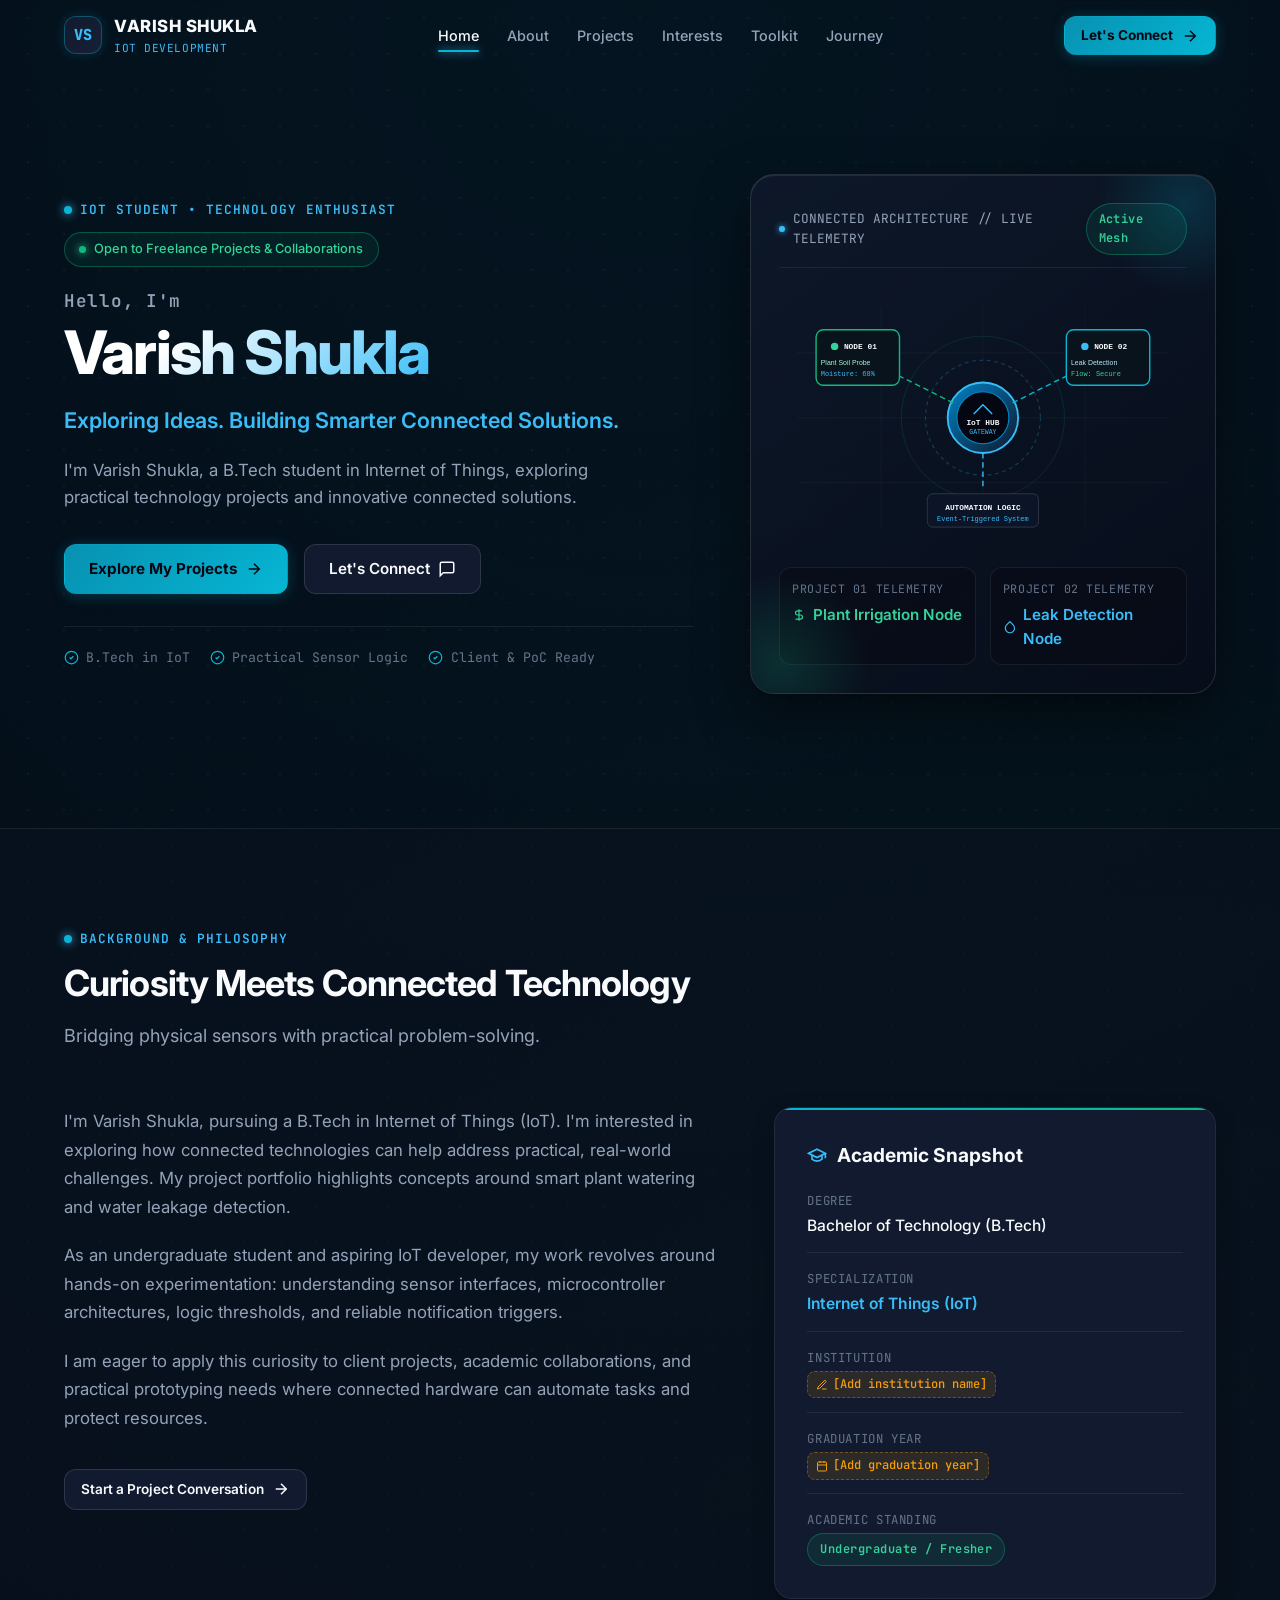
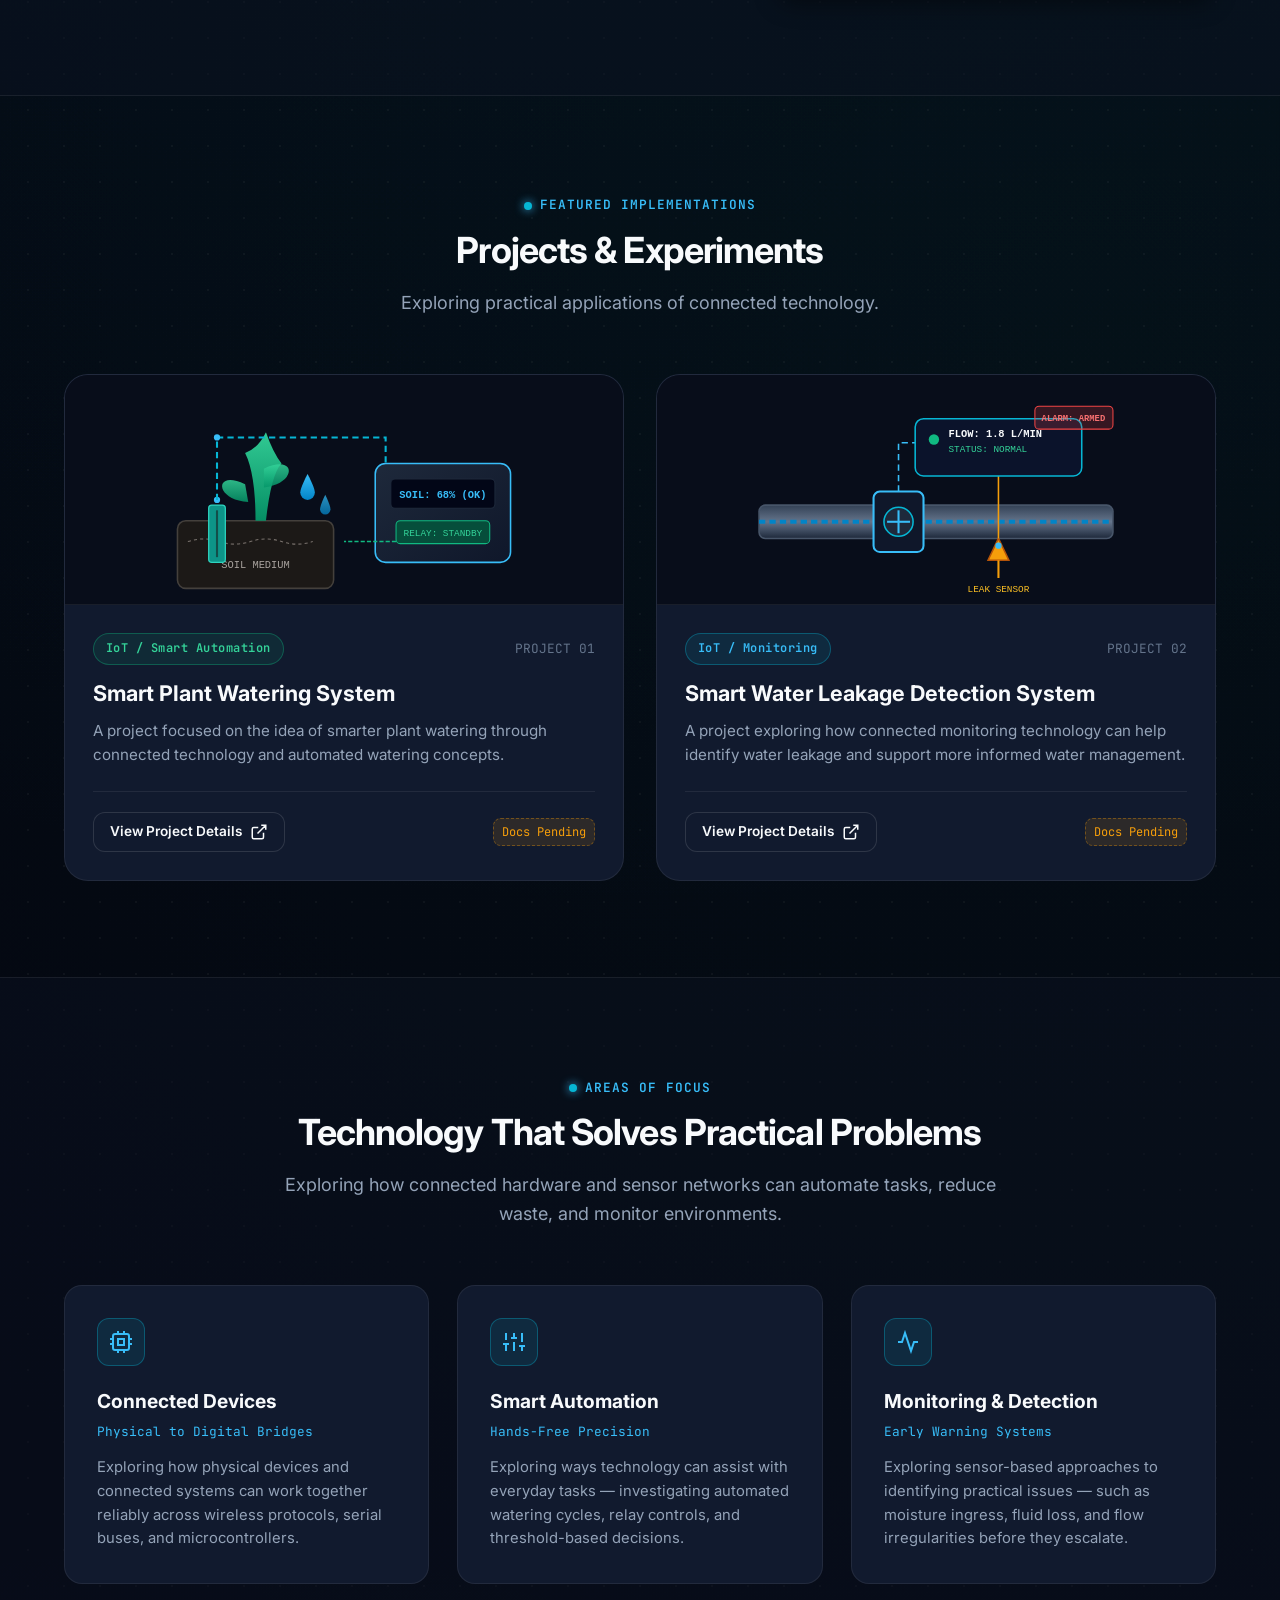
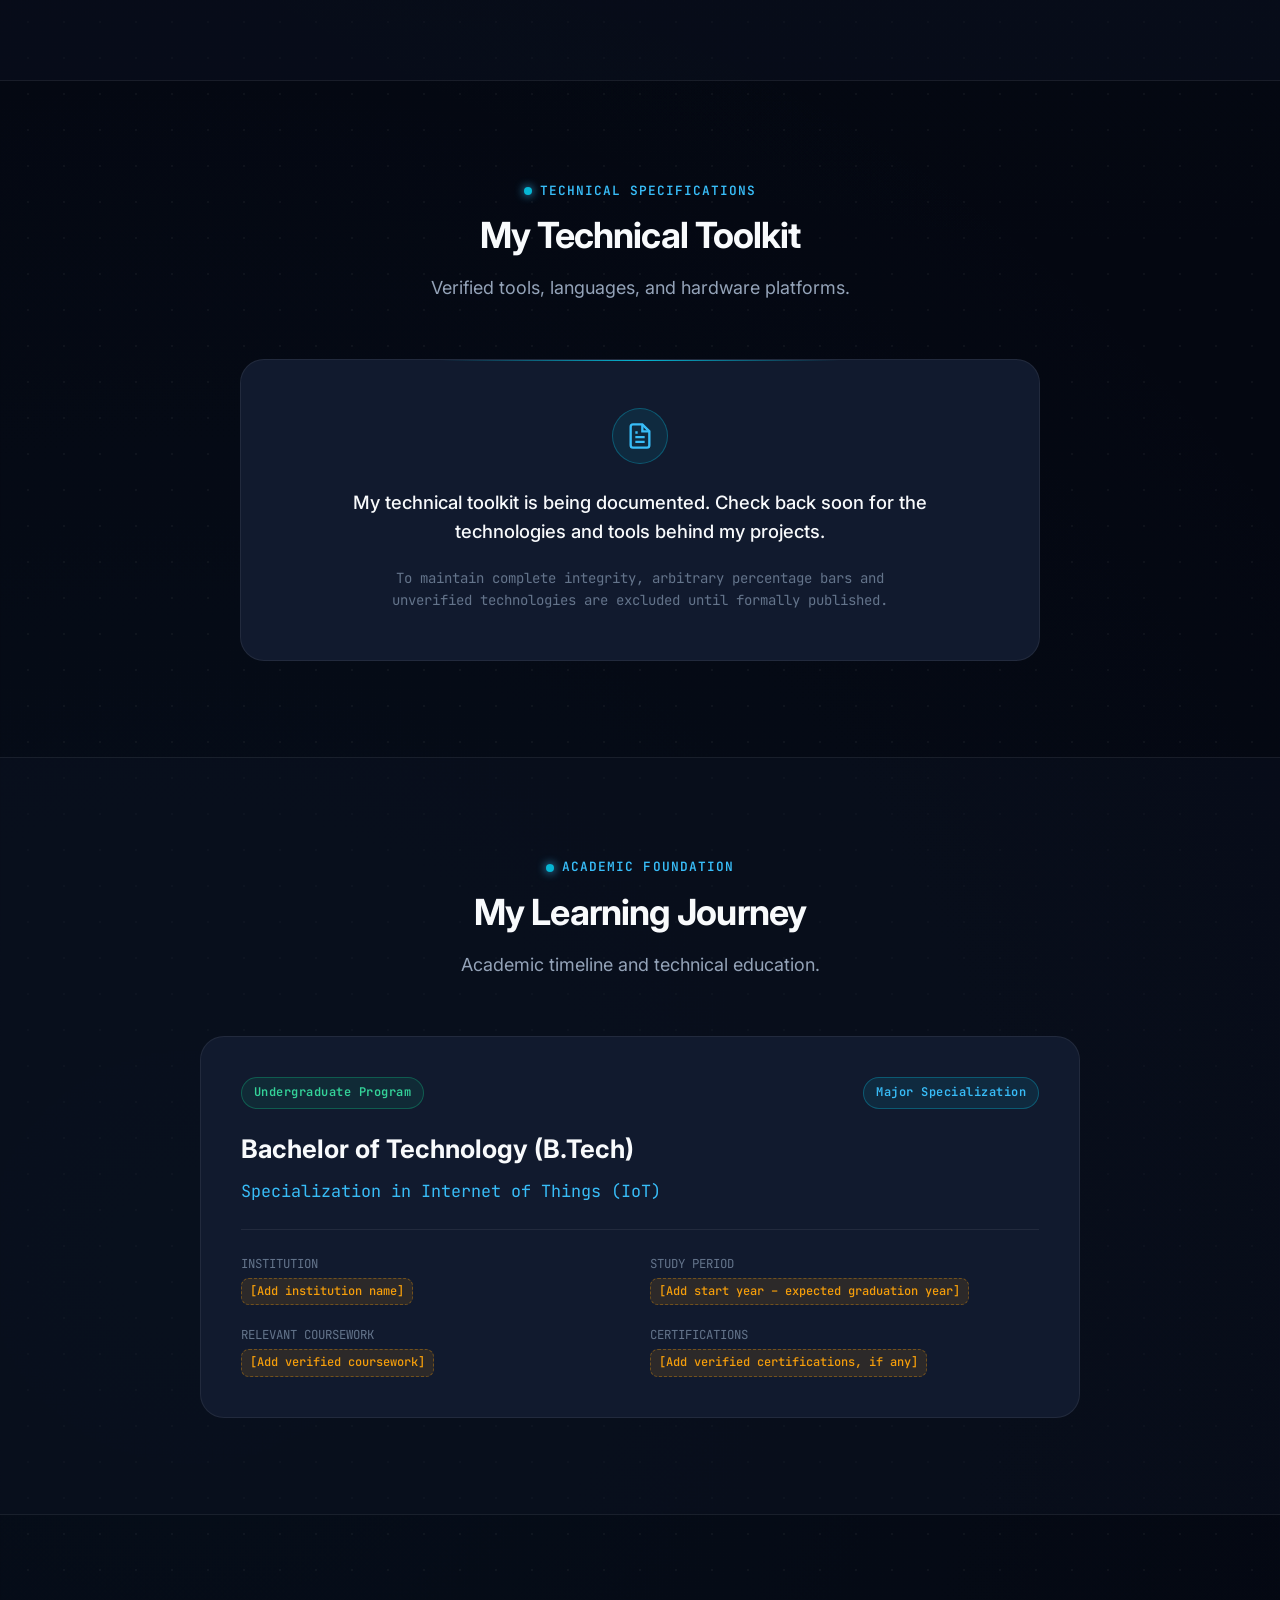
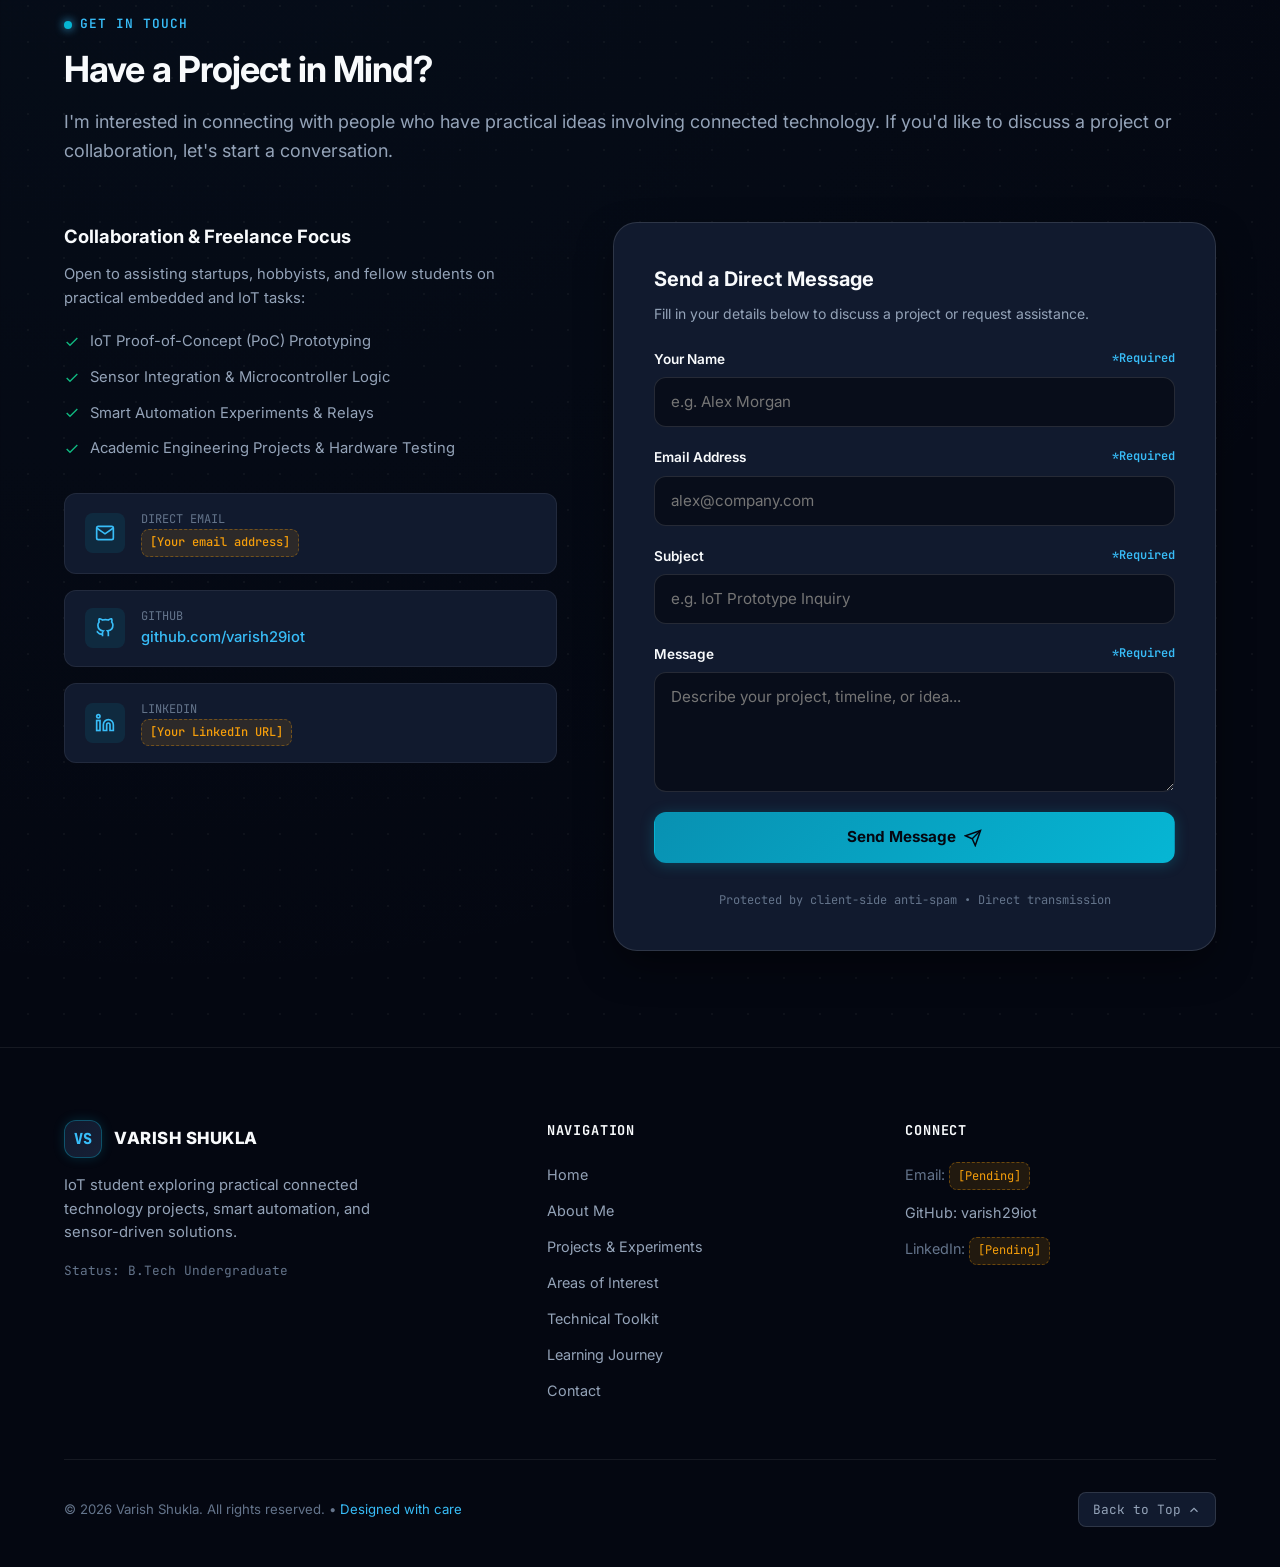
<file: index.html>
<!DOCTYPE html>
<html lang="en">
<head>
  <meta charset="UTF-8">
  <meta name="viewport" content="width=device-width, initial-scale=1.0">
  <meta http-equiv="X-UA-Compatible" content="ie=edge">

  <!-- SEO Primary Meta Tags -->
  <title>Varish Shukla | IoT Student & Project Portfolio</title>
  <meta name="title" content="Varish Shukla | IoT Student & Project Portfolio">
  <meta name="description" content="Explore Varish Shukla's IoT project portfolio, featuring smart plant watering and water leakage detection concepts. B.Tech student in Internet of Things.">
  <meta name="keywords" content="Varish Shukla, IoT, Internet of Things, Smart Plant Watering, Water Leakage Detection, IoT Student, Connected Devices, Sensors, Embedded Systems">
  <meta name="author" content="Varish Shukla">
  <meta name="theme-color" content="#070B16">

  <!-- Open Graph / Facebook / LinkedIn -->
  <meta property="og:type" content="website">
  <meta property="og:url" content="https://varishshukla.com/">
  <meta property="og:title" content="Varish Shukla | IoT Student & Project Portfolio">
  <meta property="og:description" content="Explore Varish Shukla's IoT project portfolio, featuring smart plant watering and water leakage detection concepts.">
  <meta property="og:image" content="favicon.svg">

  <!-- Twitter Card -->
  <meta property="twitter:card" content="summary_large_image">
  <meta property="twitter:title" content="Varish Shukla | IoT Student & Project Portfolio">
  <meta property="twitter:description" content="Explore Varish Shukla's IoT project portfolio, featuring smart plant watering and water leakage detection concepts.">
  <meta property="twitter:image" content="favicon.svg">

  <!-- Favicon -->
  <link rel="icon" type="image/svg+xml" href="favicon.svg">

  <!-- Fonts: Inter & JetBrains Mono -->
  <link rel="preconnect" href="https://fonts.googleapis.com">
  <link rel="preconnect" href="https://fonts.gstatic.com" crossorigin>
  <link href="https://fonts.googleapis.com/css2?family=Inter:wght@400;500;600;700;800&family=JetBrains+Mono:wght@400;500;600;700&display=swap" rel="stylesheet">

  <!-- Main Stylesheet -->
  <link rel="stylesheet" href="styles.css">

  <!-- Structured Data: Schema.org -->
  <script type="application/ld+json">
  {
    "@context": "https://schema.org",
    "@type": "Person",
    "name": "Varish Shukla",
    "jobTitle": "IoT Student & Aspiring IoT Developer",
    "knowsAbout": ["Internet of Things", "Connected Devices", "Sensor Networks", "Smart Automation"],
    "description": "B.Tech student in Internet of Things exploring practical connected technology projects and smart automation solutions."
  }
  </script>
</head>
<body>

  <!-- ===================================================================
       A. NAVIGATION BAR
       =================================================================== -->
  <header class="navbar" id="navbar">
    <div class="container navbar-container">
      <!-- Brand Wordmark & Monogram -->
      <a href="#hero" class="brand-link" aria-label="Varish Shukla - Home">
        <div class="brand-monogram">VS</div>
        <div class="brand-info">
          <span class="brand-name">VARISH SHUKLA</span>
          <span class="brand-tag">IoT Development</span>
        </div>
      </a>

      <!-- Desktop Navigation Menu -->
      <nav aria-label="Main Navigation">
        <ul class="nav-menu">
          <li><a href="#hero" class="nav-link active" data-nav-target="hero">Home</a></li>
          <li><a href="#about" class="nav-link" data-nav-target="about">About</a></li>
          <li><a href="#projects" class="nav-link" data-nav-target="projects">Projects</a></li>
          <li><a href="#interests" class="nav-link" data-nav-target="interests">Interests</a></li>
          <li><a href="#skills" class="nav-link" data-nav-target="skills">Toolkit</a></li>
          <li><a href="#journey" class="nav-link" data-nav-target="journey">Journey</a></li>
        </ul>
      </nav>

      <!-- CTA & Mobile Menu Toggle Button -->
      <div class="nav-actions">
        <a href="#contact" class="btn btn-primary btn-sm">
          <span>Let's Connect</span>
          <svg class="btn-icon" viewBox="0 0 24 24" fill="none" stroke="currentColor" stroke-width="2"><path d="M5 12h14M12 5l7 7-7 7"/></svg>
        </a>

        <button type="button" class="nav-toggle-btn" id="nav-toggle-btn" aria-label="Toggle navigation menu" aria-expanded="false" aria-controls="mobile-nav-drawer">
          <svg class="icon-menu" width="22" height="22" viewBox="0 0 24 24" fill="none" stroke="currentColor" stroke-width="2"><line x1="3" y1="12" x2="21" y2="12"/><line x1="3" y1="6" x2="21" y2="6"/><line x1="3" y1="18" x2="21" y2="18"/></svg>
          <svg class="icon-close" width="22" height="22" viewBox="0 0 24 24" fill="none" stroke="currentColor" stroke-width="2" style="display:none;"><line x1="18" y1="6" x2="6" y2="18"/><line x1="6" y1="6" x2="18" y2="18"/></svg>
        </button>
      </div>
    </div>
  </header>

  <!-- Mobile Navigation Drawer -->
  <div class="mobile-nav-drawer" id="mobile-nav-drawer" aria-label="Mobile Navigation">
    <ul class="mobile-nav-menu">
      <li><a href="#hero" class="mobile-nav-link active">Home</a></li>
      <li><a href="#about" class="mobile-nav-link">About Me</a></li>
      <li><a href="#projects" class="mobile-nav-link">Projects & Experiments</a></li>
      <li><a href="#interests" class="mobile-nav-link">Areas of Interest</a></li>
      <li><a href="#skills" class="mobile-nav-link">Technical Toolkit</a></li>
      <li><a href="#journey" class="mobile-nav-link">Learning Journey</a></li>
      <li><a href="#contact" class="mobile-nav-link" style="color:var(--cyan-light); font-weight:700;">Let's Connect</a></li>
    </ul>
  </div>

  <main>
    <!-- ===================================================================
         B. HERO SECTION
         =================================================================== -->
    <section class="hero-section" id="hero">
      <div class="container">
        <div class="hero-grid">
          
          <!-- Hero Text Content -->
          <div class="hero-content">
            <!-- Introductory Eyebrow & Status Pill -->
            <div class="eyebrow">
              <span class="eyebrow-dot"></span>
              <span>IoT STUDENT • TECHNOLOGY ENTHUSIAST</span>
            </div>

            <div class="status-pill">
              <span class="status-indicator-dot"></span>
              <span>Open to Freelance Projects &amp; Collaborations</span>
            </div>

            <p class="hero-title-greeting">Hello, I'm</p>
            <h1 class="hero-title-name">
              <span class="hero-title-gradient">Varish Shukla</span>
            </h1>

            <p class="hero-headline">
              Exploring Ideas. Building Smarter Connected Solutions.
            </p>

            <p class="hero-subheadline">
              I'm Varish Shukla, a B.Tech student in Internet of Things, exploring practical technology projects and innovative connected solutions.
            </p>

            <!-- Call to Actions -->
            <div class="hero-cta-group">
              <a href="#projects" class="btn btn-primary">
                <span>Explore My Projects</span>
                <svg class="btn-icon" viewBox="0 0 24 24" fill="none" stroke="currentColor" stroke-width="2"><path d="M5 12h14M12 5l7 7-7 7"/></svg>
              </a>
              <a href="#contact" class="btn btn-secondary">
                <span>Let's Connect</span>
                <svg class="btn-icon" viewBox="0 0 24 24" fill="none" stroke="currentColor" stroke-width="2"><path d="M21 15a2 2 0 0 1-2 2H7l-4 4V5a2 2 0 0 1 2-2h14a2 2 0 0 1 2 2z"/></svg>
              </a>
            </div>

            <!-- Trust / Credibility Badges -->
            <div class="hero-trust-badges">
              <div class="trust-item">
                <svg viewBox="0 0 24 24" fill="none" stroke="currentColor" stroke-width="2"><circle cx="12" cy="12" r="10"/><path d="m9 12 2 2 4-4"/></svg>
                <span>B.Tech in IoT</span>
              </div>
              <div class="trust-item">
                <svg viewBox="0 0 24 24" fill="none" stroke="currentColor" stroke-width="2"><circle cx="12" cy="12" r="10"/><path d="m9 12 2 2 4-4"/></svg>
                <span>Practical Sensor Logic</span>
              </div>
              <div class="trust-item">
                <svg viewBox="0 0 24 24" fill="none" stroke="currentColor" stroke-width="2"><circle cx="12" cy="12" r="10"/><path d="m9 12 2 2 4-4"/></svg>
                <span>Client &amp; PoC Ready</span>
              </div>
            </div>
          </div>

          <!-- Hero IoT Vector Architecture Card -->
          <div class="hero-visual-col">
            <div class="hero-visual-card">
              <div class="visual-topbar">
                <div class="visual-topbar-title">
                  <span class="live-pulse"></span>
                  <span>CONNECTED ARCHITECTURE // LIVE TELEMETRY</span>
                </div>
                <span class="badge badge-emerald">Active Mesh</span>
              </div>

              <!-- High-Fidelity SVG IoT Connected Device Topology -->
              <svg viewBox="0 0 440 280" width="100%" height="auto" xmlns="http://www.w3.org/2000/svg" aria-label="Visual schematic of Varish Shukla's IoT sensor network and microcontroller nodes">
                <defs>
                  <linearGradient id="hub-grad" x1="0%" y1="0%" x2="100%" y2="100%">
                    <stop offset="0%" stop-color="#0284C7"/>
                    <stop offset="100%" stop-color="#0F172A"/>
                  </linearGradient>
                  <linearGradient id="sensor-grad" x1="0%" y1="0%" x2="100%" y2="100%">
                    <stop offset="0%" stop-color="#0D9488"/>
                    <stop offset="100%" stop-color="#064E3B"/>
                  </linearGradient>
                </defs>

                <!-- Background Subtle Grid -->
                <path d="M20 70 H420 M20 140 H420 M20 210 H420" stroke="rgba(255,255,255,0.04)" stroke-width="1"/>
                <path d="M110 20 V260 M220 20 V260 M330 20 V260" stroke="rgba(255,255,255,0.04)" stroke-width="1"/>

                <!-- Central Gateway Node -->
                <g transform="translate(220, 140)">
                  <circle cx="0" cy="0" r="38" fill="url(#hub-grad)" stroke="#38BDF8" stroke-width="2"/>
                  <circle cx="0" cy="0" r="28" fill="#040711" stroke="#0284C7" stroke-width="1.2"/>
                  <!-- Antenna symbol -->
                  <path d="M-6 -8 L0 -14 L6 -8 M-10 -4 L0 -14 L10 -4" fill="none" stroke="#38BDF8" stroke-width="1.5"/>
                  <text x="0" y="8" fill="#F8FAFC" font-size="8.5" font-family="monospace" text-anchor="middle" font-weight="bold">IoT HUB</text>
                  <text x="0" y="18" fill="#38BDF8" font-size="7" font-family="monospace" text-anchor="middle">GATEWAY</text>
                </g>

                <!-- Signal Propagation Waves -->
                <circle cx="220" cy="140" r="62" fill="none" stroke="rgba(56, 189, 248, 0.25)" stroke-width="1.2" stroke-dasharray="4 4"/>
                <circle cx="220" cy="140" r="88" fill="none" stroke="rgba(16, 185, 129, 0.15)" stroke-width="1"/>

                <!-- Left Node: Plant Moisture Monitoring Node -->
                <g transform="translate(85, 75)">
                  <!-- Connection Bus Line -->
                  <path d="M35 15 L105 50" stroke="#10B981" stroke-width="1.5" class="animated-flow"/>
                  <rect x="-45" y="-30" width="90" height="60" rx="8" fill="#09131C" stroke="#10B981" stroke-width="1.5"/>
                  <circle cx="-25" cy="-12" r="4" fill="#34D399"/>
                  <text x="-15" y="-9" fill="#F8FAFC" font-size="8.5" font-family="monospace" font-weight="bold">NODE 01</text>
                  <text x="-40" y="8" fill="#A7F3D0" font-size="7.5" font-family="sans-serif">Plant Soil Probe</text>
                  <text x="-40" y="20" fill="#38BDF8" font-size="7.5" font-family="monospace">Moisture: 68%</text>
                </g>

                <!-- Right Node: Water Leakage & Flow Detection Node -->
                <g transform="translate(355, 75)">
                  <!-- Connection Bus Line -->
                  <path d="M-35 15 L-105 50" stroke="#06B6D4" stroke-width="1.5" class="animated-flow"/>
                  <rect x="-45" y="-30" width="90" height="60" rx="8" fill="#09131C" stroke="#06B6D4" stroke-width="1.5"/>
                  <circle cx="-25" cy="-12" r="4" fill="#38BDF8"/>
                  <text x="-15" y="-9" fill="#F8FAFC" font-size="8.5" font-family="monospace" font-weight="bold">NODE 02</text>
                  <text x="-40" y="8" fill="#BAE6FD" font-size="7.5" font-family="sans-serif">Leak Detection</text>
                  <text x="-40" y="20" fill="#34D399" font-size="7.5" font-family="monospace">Flow: Secure</text>
                </g>

                <!-- Bottom Telemetry Node: Automation Controller -->
                <g transform="translate(220, 240)">
                  <line x1="0" y1="-62" x2="0" y2="-25" stroke="#38BDF8" stroke-width="1.5" class="animated-flow"/>
                  <rect x="-60" y="-18" width="120" height="36" rx="6" fill="#0C1527" stroke="rgba(255,255,255,0.15)" stroke-width="1"/>
                  <text x="0" y="-1" fill="#F8FAFC" font-size="8.5" font-family="monospace" text-anchor="middle" font-weight="600">AUTOMATION LOGIC</text>
                  <text x="0" y="11" fill="#38BDF8" font-size="7.5" font-family="monospace" text-anchor="middle">Event-Triggered System</text>
                </g>
              </svg>

              <!-- Diagnostic Readout Matrix -->
              <div class="visual-metrics-grid">
                <div class="visual-metric-box">
                  <span class="metric-label">Project 01 Telemetry</span>
                  <span class="metric-value metric-badge-emerald">
                    <svg width="14" height="14" viewBox="0 0 24 24" fill="none" stroke="currentColor" stroke-width="2"><path d="M12 2v20M17 5H9.5a3.5 3.5 0 0 0 0 7h5a3.5 3.5 0 0 1 0 7H6"/></svg>
                    Plant Irrigation Node
                  </span>
                </div>
                <div class="visual-metric-box">
                  <span class="metric-label">Project 02 Telemetry</span>
                  <span class="metric-value metric-badge-teal">
                    <svg width="14" height="14" viewBox="0 0 24 24" fill="none" stroke="currentColor" stroke-width="2"><path d="M12 2.69l5.66 5.66a8 8 0 1 1-11.31 0z"/></svg>
                    Leak Detection Node
                  </span>
                </div>
              </div>
            </div>
          </div>

        </div>
      </div>
    </section>

    <!-- ===================================================================
         C. ABOUT ME SECTION
         =================================================================== -->
    <section class="section section-alt" id="about">
      <div class="container">
        <div class="section-header">
          <div class="eyebrow">
            <span class="eyebrow-dot"></span>
            <span>BACKGROUND &amp; PHILOSOPHY</span>
          </div>
          <h2 class="section-title">Curiosity Meets Connected Technology</h2>
          <p class="section-subtitle">Bridging physical sensors with practical problem-solving.</p>
        </div>

        <div class="about-grid">
          <!-- First-Person Verified Narrative -->
          <div class="about-text">
            <p>
              I'm Varish Shukla, pursuing a B.Tech in Internet of Things (IoT). I'm interested in exploring how connected technologies can help address practical, real-world challenges. My project portfolio highlights concepts around smart plant watering and water leakage detection.
            </p>
            <p>
              As an undergraduate student and aspiring IoT developer, my work revolves around hands-on experimentation: understanding sensor interfaces, microcontroller architectures, logic thresholds, and reliable notification triggers.
            </p>
            <p>
              I am eager to apply this curiosity to client projects, academic collaborations, and practical prototyping needs where connected hardware can automate tasks and protect resources.
            </p>

            <div style="margin-top: 1rem;">
              <a href="#contact" class="btn btn-secondary btn-sm">
                <span>Start a Project Conversation</span>
                <svg class="btn-icon" viewBox="0 0 24 24" fill="none" stroke="currentColor" stroke-width="2"><path d="M5 12h14M12 5l7 7-7 7"/></svg>
              </a>
            </div>
          </div>

          <!-- Academic & Education Specification Card -->
          <div class="about-card">
            <h3 class="card-heading">
              <svg width="20" height="20" viewBox="0 0 24 24" fill="none" stroke="var(--cyan-light)" stroke-width="2"><path d="M22 10v6M2 10l10-5 10 5-10 5z"/><path d="M6 12v5c3 3 9 3 12 0v-5"/></svg>
              Academic Snapshot
            </h3>

            <div class="spec-list">
              <div class="spec-item">
                <span class="spec-label">Degree</span>
                <span class="spec-val">Bachelor of Technology (B.Tech)</span>
              </div>
              <div class="spec-item">
                <span class="spec-label">Specialization</span>
                <span class="spec-val" style="color:var(--cyan-light); font-weight:600;">Internet of Things (IoT)</span>
              </div>
              <div class="spec-item">
                <span class="spec-label">Institution</span>
                <span class="spec-val">
                  <span class="placeholder-pill">
                    <svg width="12" height="12" viewBox="0 0 24 24" fill="none" stroke="currentColor" stroke-width="2"><path d="M12 20h9"/><path d="M16.5 3.5a2.121 2.121 0 0 1 3 3L7 19l-4 1 1-4L16.5 3.5z"/></svg>
                    [Add institution name]
                  </span>
                </span>
              </div>
              <div class="spec-item">
                <span class="spec-label">Graduation Year</span>
                <span class="spec-val">
                  <span class="placeholder-pill">
                    <svg width="12" height="12" viewBox="0 0 24 24" fill="none" stroke="currentColor" stroke-width="2"><rect x="3" y="4" width="18" height="18" rx="2" ry="2"/><line x1="16" y1="2" x2="16" y2="6"/><line x1="8" y1="2" x2="8" y2="6"/><line x1="3" y1="10" x2="21" y2="10"/></svg>
                    [Add graduation year]
                  </span>
                </span>
              </div>
              <div class="spec-item">
                <span class="spec-label">Academic Standing</span>
                <span class="spec-val">
                  <span class="badge badge-emerald">Undergraduate / Fresher</span>
                </span>
              </div>
            </div>
          </div>
        </div>
      </div>
    </section>

    <!-- ===================================================================
         D. PROJECTS SECTION
         =================================================================== -->
    <section class="section" id="projects">
      <div class="container">
        <div class="section-header text-center">
          <div class="eyebrow">
            <span class="eyebrow-dot"></span>
            <span>FEATURED IMPLEMENTATIONS</span>
          </div>
          <h2 class="section-title">Projects &amp; Experiments</h2>
          <p class="section-subtitle">Exploring practical applications of connected technology.</p>
        </div>

        <div class="projects-grid">
          <!-- PROJECT 01 CARD: Smart Plant Watering System -->
          <article class="project-card" id="card-smart-plant">
            <div class="project-card-image-box" id="project-img-plant" aria-label="Smart Plant Watering Concept Graphic">
              <!-- Inline SVG populated by app.js -->
            </div>

            <div class="project-card-body">
              <div class="project-meta-row">
                <span class="badge badge-emerald">IoT / Smart Automation</span>
                <span class="project-action-hint">PROJECT 01</span>
              </div>

              <h3 class="project-card-title">Smart Plant Watering System</h3>
              <p class="project-card-desc">
                A project focused on the idea of smarter plant watering through connected technology and automated watering concepts.
              </p>

              <div class="project-card-footer">
                <button type="button" class="btn btn-secondary btn-sm" data-open-project="smart-plant-watering" aria-haspopup="dialog">
                  <span>View Project Details</span>
                  <svg class="btn-icon" viewBox="0 0 24 24" fill="none" stroke="currentColor" stroke-width="2"><path d="M15 3h6v6M10 14L21 3M18 13v6a2 2 0 0 1-2 2H5a2 2 0 0 1-2-2V8a2 2 0 0 1 2-2h6"/></svg>
                </button>
                <span class="placeholder-pill" title="Hardware details ready to be documented">
                  Docs Pending
                </span>
              </div>
            </div>
          </article>

          <!-- PROJECT 02 CARD: Smart Water Leakage Detection System -->
          <article class="project-card" id="card-water-leakage">
            <div class="project-card-image-box" id="project-img-water" aria-label="Smart Water Leakage Detection Concept Graphic">
              <!-- Inline SVG populated by app.js -->
            </div>

            <div class="project-card-body">
              <div class="project-meta-row">
                <span class="badge">IoT / Monitoring</span>
                <span class="project-action-hint">PROJECT 02</span>
              </div>

              <h3 class="project-card-title">Smart Water Leakage Detection System</h3>
              <p class="project-card-desc">
                A project exploring how connected monitoring technology can help identify water leakage and support more informed water management.
              </p>

              <div class="project-card-footer">
                <button type="button" class="btn btn-secondary btn-sm" data-open-project="water-leakage-detection" aria-haspopup="dialog">
                  <span>View Project Details</span>
                  <svg class="btn-icon" viewBox="0 0 24 24" fill="none" stroke="currentColor" stroke-width="2"><path d="M15 3h6v6M10 14L21 3M18 13v6a2 2 0 0 1-2 2H5a2 2 0 0 1-2-2V8a2 2 0 0 1 2-2h6"/></svg>
                </button>
                <span class="placeholder-pill" title="Flow test telemetry ready to be documented">
                  Docs Pending
                </span>
              </div>
            </div>
          </article>
        </div>
      </div>
    </section>

    <!-- ===================================================================
         E. WHAT I'M INTERESTED IN
         =================================================================== -->
    <section class="section section-alt" id="interests">
      <div class="container">
        <div class="section-header text-center">
          <div class="eyebrow">
            <span class="eyebrow-dot"></span>
            <span>AREAS OF FOCUS</span>
          </div>
          <h2 class="section-title">Technology That Solves Practical Problems</h2>
          <p class="section-subtitle">
            Exploring how connected hardware and sensor networks can automate tasks, reduce waste, and monitor environments.
          </p>
        </div>

        <div class="interests-grid">
          <!-- Focus 1: Connected Devices -->
          <div class="interest-card">
            <div class="interest-icon-box">
              <svg width="24" height="24" viewBox="0 0 24 24" fill="none" stroke="currentColor" stroke-width="2"><rect x="4" y="4" width="16" height="16" rx="2"/><rect x="9" y="9" width="6" height="6"/><line x1="9" y1="1" x2="9" y2="4"/><line x1="15" y1="1" x2="15" y2="4"/><line x1="9" y1="20" x2="9" y2="23"/><line x1="15" y1="20" x2="15" y2="23"/><line x1="20" y1="9" x2="23" y2="9"/><line x1="20" y1="14" x2="23" y2="14"/><line x1="1" y1="9" x2="4" y2="9"/><line x1="1" y1="14" x2="4" y2="14"/></svg>
            </div>
            <h3 class="interest-title">Connected Devices</h3>
            <span class="interest-subtitle">Physical to Digital Bridges</span>
            <p class="interest-desc">
              Exploring how physical devices and connected systems can work together reliably across wireless protocols, serial buses, and microcontrollers.
            </p>
          </div>

          <!-- Focus 2: Smart Automation -->
          <div class="interest-card">
            <div class="interest-icon-box">
              <svg width="24" height="24" viewBox="0 0 24 24" fill="none" stroke="currentColor" stroke-width="2"><line x1="4" y1="21" x2="4" y2="14"/><line x1="4" y1="10" x2="4" y2="3"/><line x1="12" y1="21" x2="12" y2="12"/><line x1="12" y1="8" x2="12" y2="3"/><line x1="20" y1="21" x2="20" y2="16"/><line x1="20" y1="12" x2="20" y2="3"/><line x1="1" y1="14" x2="7" y2="14"/><line x1="9" y1="8" x2="15" y2="8"/><line x1="17" y1="16" x2="23" y2="16"/></svg>
            </div>
            <h3 class="interest-title">Smart Automation</h3>
            <span class="interest-subtitle">Hands-Free Precision</span>
            <p class="interest-desc">
              Exploring ways technology can assist with everyday tasks — investigating automated watering cycles, relay controls, and threshold-based decisions.
            </p>
          </div>

          <!-- Focus 3: Monitoring & Detection -->
          <div class="interest-card">
            <div class="interest-icon-box">
              <svg width="24" height="24" viewBox="0 0 24 24" fill="none" stroke="currentColor" stroke-width="2"><polyline points="22 12 18 12 15 21 9 3 6 12 2 12"/></svg>
            </div>
            <h3 class="interest-title">Monitoring &amp; Detection</h3>
            <span class="interest-subtitle">Early Warning Systems</span>
            <p class="interest-desc">
              Exploring sensor-based approaches to identifying practical issues — such as moisture ingress, fluid loss, and flow irregularities before they escalate.
            </p>
          </div>
        </div>
      </div>
    </section>

    <!-- ===================================================================
         F. SKILLS SECTION (Truthful & Configurable)
         =================================================================== -->
    <section class="section" id="skills">
      <div class="container">
        <div class="section-header text-center">
          <div class="eyebrow">
            <span class="eyebrow-dot"></span>
            <span>TECHNICAL SPECIFICATIONS</span>
          </div>
          <h2 class="section-title">My Technical Toolkit</h2>
          <p class="section-subtitle">Verified tools, languages, and hardware platforms.</p>
        </div>

        <!-- Tasteful Pending Documentation Notice -->
        <div class="skills-container-box">
          <div class="skills-state-icon">
            <svg width="28" height="28" viewBox="0 0 24 24" fill="none" stroke="currentColor" stroke-width="2"><path d="M14 2H6a2 2 0 0 0-2 2v16a2 2 0 0 0 2 2h12a2 2 0 0 0 2-2V8z"/><polyline points="14 2 14 8 20 8"/><line x1="16" y1="13" x2="8" y2="13"/><line x1="16" y1="17" x2="8" y2="17"/><polyline points="10 9 9 9 8 9"/></svg>
          </div>

          <p class="skills-notice-text">
            My technical toolkit is being documented. Check back soon for the technologies and tools behind my projects.
          </p>

          <p class="skills-note-subtext">
            To maintain complete integrity, arbitrary percentage bars and unverified technologies are excluded until formally published.
          </p>
        </div>
      </div>
    </section>

    <!-- ===================================================================
         G. LEARNING & EDUCATION JOURNEY
         =================================================================== -->
    <section class="section section-alt" id="journey">
      <div class="container">
        <div class="section-header text-center">
          <div class="eyebrow">
            <span class="eyebrow-dot"></span>
            <span>ACADEMIC FOUNDATION</span>
          </div>
          <h2 class="section-title">My Learning Journey</h2>
          <p class="section-subtitle">Academic timeline and technical education.</p>
        </div>

        <div class="journey-card">
          <div class="journey-badge-row">
            <span class="badge badge-emerald">Undergraduate Program</span>
            <span class="badge">Major Specialization</span>
          </div>

          <h3 class="journey-title">Bachelor of Technology (B.Tech)</h3>
          <div class="journey-field">Specialization in Internet of Things (IoT)</div>

          <div class="journey-grid-details">
            <div class="journey-detail-item">
              <span class="journey-detail-label">Institution</span>
              <span class="journey-detail-value">
                <span class="placeholder-pill">[Add institution name]</span>
              </span>
            </div>

            <div class="journey-detail-item">
              <span class="journey-detail-label">Study Period</span>
              <span class="journey-detail-value">
                <span class="placeholder-pill">[Add start year – expected graduation year]</span>
              </span>
            </div>

            <div class="journey-detail-item">
              <span class="journey-detail-label">Relevant Coursework</span>
              <span class="journey-detail-value">
                <span class="placeholder-pill">[Add verified coursework]</span>
              </span>
            </div>

            <div class="journey-detail-item">
              <span class="journey-detail-label">Certifications</span>
              <span class="journey-detail-value">
                <span class="placeholder-pill">[Add verified certifications, if any]</span>
              </span>
            </div>
          </div>
        </div>
      </div>
    </section>

    <!-- ===================================================================
         H. CONTACT / FREELANCING SECTION
         =================================================================== -->
    <section class="section" id="contact">
      <div class="container">
        <div class="section-header">
          <div class="eyebrow">
            <span class="eyebrow-dot"></span>
            <span>GET IN TOUCH</span>
          </div>
          <h2 class="section-title">Have a Project in Mind?</h2>
          <p class="section-subtitle">
            I'm interested in connecting with people who have practical ideas involving connected technology. If you'd like to discuss a project or collaboration, let's start a conversation.
          </p>
        </div>

        <div class="contact-grid">
          <!-- Left Column: Opportunities & Direct Channels -->
          <div class="contact-info-col">
            <div>
              <h3 style="font-size: 1.15rem; font-weight:700; color:var(--text-primary); margin-bottom: 0.75rem;">
                Collaboration &amp; Freelance Focus
              </h3>
              <p style="font-size: 0.925rem; color: var(--text-secondary); line-height: 1.6; margin-bottom: 1.25rem;">
                Open to assisting startups, hobbyists, and fellow students on practical embedded and IoT tasks:
              </p>

              <div class="opportunities-list">
                <div class="opportunity-item">
                  <svg viewBox="0 0 24 24" fill="none" stroke="currentColor" stroke-width="2"><polyline points="20 6 9 17 4 12"/></svg>
                  <span>IoT Proof-of-Concept (PoC) Prototyping</span>
                </div>
                <div class="opportunity-item">
                  <svg viewBox="0 0 24 24" fill="none" stroke="currentColor" stroke-width="2"><polyline points="20 6 9 17 4 12"/></svg>
                  <span>Sensor Integration &amp; Microcontroller Logic</span>
                </div>
                <div class="opportunity-item">
                  <svg viewBox="0 0 24 24" fill="none" stroke="currentColor" stroke-width="2"><polyline points="20 6 9 17 4 12"/></svg>
                  <span>Smart Automation Experiments &amp; Relays</span>
                </div>
                <div class="opportunity-item">
                  <svg viewBox="0 0 24 24" fill="none" stroke="currentColor" stroke-width="2"><polyline points="20 6 9 17 4 12"/></svg>
                  <span>Academic Engineering Projects &amp; Hardware Testing</span>
                </div>
              </div>
            </div>

            <!-- Contact Channels (With Graceful Placeholders) -->
            <div class="contact-channels">
              <div class="channel-card">
                <div class="channel-icon">
                  <svg width="20" height="20" viewBox="0 0 24 24" fill="none" stroke="currentColor" stroke-width="2"><path d="M4 4h16c1.1 0 2 .9 2 2v12c0 1.1-.9 2-2 2H4c-1.1 0-2-.9-2-2V6c0-1.1.9-2 2-2z"/><polyline points="22,6 12,13 2,6"/></svg>
                </div>
                <div class="channel-details">
                  <span class="channel-label">Direct Email</span>
                  <span class="channel-value"><span class="placeholder-pill">[Your email address]</span></span>
                </div>
              </div>

              <a href="https://github.com/varish29iot" target="_blank" rel="noopener noreferrer" class="channel-card">
                <div class="channel-icon">
                  <svg width="20" height="20" viewBox="0 0 24 24" fill="none" stroke="currentColor" stroke-width="2"><path d="M9 19c-5 1.5-5-2.5-7-3m14 6v-3.87a3.37 3.37 0 0 0-.94-2.61c3.14-.35 6.44-1.54 6.44-7A5.44 5.44 0 0 0 20 4.77 5.07 5.07 0 0 0 19.91 1S18.73.65 16 2.48a13.38 13.38 0 0 0-7 0C6.27.65 5.09 1 5.09 1A5.07 5.07 0 0 0 5 4.77a5.44 5.44 0 0 0-1.5 3.78c0 5.42 3.3 6.61 6.44 7A3.37 3.37 0 0 0 9 18.13V22"/></svg>
                </div>
                <div class="channel-details">
                  <span class="channel-label">GitHub</span>
                  <span class="channel-value" style="color:var(--cyan-light);">github.com/varish29iot</span>
                </div>
              </a>

              <div class="channel-card">
                <div class="channel-icon">
                  <svg width="20" height="20" viewBox="0 0 24 24" fill="none" stroke="currentColor" stroke-width="2"><path d="M16 8a6 6 0 0 1 6 6v7h-4v-7a2 2 0 0 0-2-2 2 2 0 0 0-2 2v7h-4v-7a6 6 0 0 1 6-6z"/><rect x="2" y="9" width="4" height="12"/><circle cx="4" cy="4" r="2"/></svg>
                </div>
                <div class="channel-details">
                  <span class="channel-label">LinkedIn</span>
                  <span class="channel-value"><span class="placeholder-pill">[Your LinkedIn URL]</span></span>
                </div>
              </div>
            </div>
          </div>

          <!-- Right Column: Interactive Contact Form -->
          <div class="contact-form-container">
            <h3 style="font-size: 1.25rem; font-weight:700; color:var(--text-primary); margin-bottom: 0.5rem;">
              Send a Direct Message
            </h3>
            <p style="font-size: 0.875rem; color: var(--text-secondary); margin-bottom: 1.5rem;">
              Fill in your details below to discuss a project or request assistance.
            </p>

            <form id="contact-form" class="contact-form" novalidate>
              <!-- Anti-Spam Honeypot Field -->
              <input type="text" name="company_website" id="hp_field" class="hp-field" tabindex="-1" autocomplete="off">

              <!-- Name Field -->
              <div class="form-group">
                <label for="user_name" class="form-label">
                  <span>Your Name</span>
                  <span class="form-label-required">*Required</span>
                </label>
                <input type="text" id="user_name" name="name" class="form-control" placeholder="e.g. Alex Morgan" required autocomplete="name">
                <span class="field-error-msg" id="user_name_error"></span>
              </div>

              <!-- Email Field -->
              <div class="form-group">
                <label for="user_email" class="form-label">
                  <span>Email Address</span>
                  <span class="form-label-required">*Required</span>
                </label>
                <input type="email" id="user_email" name="email" class="form-control" placeholder="alex@company.com" required autocomplete="email">
                <span class="field-error-msg" id="user_email_error"></span>
              </div>

              <!-- Subject Field -->
              <div class="form-group">
                <label for="user_subject" class="form-label">
                  <span>Subject</span>
                  <span class="form-label-required">*Required</span>
                </label>
                <input type="text" id="user_subject" name="subject" class="form-control" placeholder="e.g. IoT Prototype Inquiry" required>
                <span class="field-error-msg" id="user_subject_error"></span>
              </div>

              <!-- Message Field -->
              <div class="form-group">
                <label for="user_message" class="form-label">
                  <span>Message</span>
                  <span class="form-label-required">*Required</span>
                </label>
                <textarea id="user_message" name="message" class="form-control" placeholder="Describe your project, timeline, or idea..." required></textarea>
                <span class="field-error-msg" id="user_message_error"></span>
              </div>

              <!-- Status Alert Area -->
              <div id="form-status-alert" class="form-status-alert" role="alert"></div>

              <!-- Submit Button -->
              <button type="submit" id="form-submit-btn" class="btn btn-primary" style="width: 100%;">
                <span class="btn-text">Send Message</span>
                <svg class="btn-icon" viewBox="0 0 24 24" fill="none" stroke="currentColor" stroke-width="2"><line x1="22" y1="2" x2="11" y2="13"/><polygon points="22 2 15 22 11 13 2 9 22 2"/></svg>
              </button>

              <div style="font-size: 0.75rem; color: var(--text-muted); text-align: center; margin-top: 0.5rem; font-family: var(--font-mono);">
                Protected by client-side anti-spam • Direct transmission
              </div>
            </form>
          </div>
        </div>
      </div>
    </section>
  </main>

  <!-- ===================================================================
       I. FOOTER
       =================================================================== -->
  <footer class="footer">
    <div class="container">
      <div class="footer-grid">
        <!-- Brand Summary Column -->
        <div class="footer-brand-col">
          <a href="#hero" class="brand-link">
            <div class="brand-monogram">VS</div>
            <span class="brand-name">VARISH SHUKLA</span>
          </a>
          <p class="footer-bio">
            IoT student exploring practical connected technology projects, smart automation, and sensor-driven solutions.
          </p>
          <div style="font-size: 0.8rem; color: var(--text-muted); font-family: var(--font-mono);">
            Status: B.Tech Undergraduate
          </div>
        </div>

        <!-- Quick Links Navigation -->
        <div>
          <h4 class="footer-col-title">Navigation</h4>
          <ul class="footer-links-list">
            <li><a href="#hero" class="footer-link">Home</a></li>
            <li><a href="#about" class="footer-link">About Me</a></li>
            <li><a href="#projects" class="footer-link">Projects &amp; Experiments</a></li>
            <li><a href="#interests" class="footer-link">Areas of Interest</a></li>
            <li><a href="#skills" class="footer-link">Technical Toolkit</a></li>
            <li><a href="#journey" class="footer-link">Learning Journey</a></li>
            <li><a href="#contact" class="footer-link">Contact</a></li>
          </ul>
        </div>

        <!-- Connect Column -->
        <div>
          <h4 class="footer-col-title">Connect</h4>
          <ul class="footer-links-list">
            <li><span style="color:var(--text-muted); font-size:0.9rem;">Email: <span class="placeholder-pill">[Pending]</span></span></li>
            <li><a href="https://github.com/varish29iot" target="_blank" rel="noopener noreferrer" class="footer-link">GitHub: varish29iot</a></li>
            <li><span style="color:var(--text-muted); font-size:0.9rem;">LinkedIn: <span class="placeholder-pill">[Pending]</span></span></li>
          </ul>
        </div>
      </div>

      <!-- Footer Bottom Bar -->
      <div class="footer-bottom-row">
        <div>
          &copy; <span id="current-year">2026</span> Varish Shukla. All rights reserved. • <span style="color:var(--cyan-light);">Designed with care</span>
        </div>
        <button type="button" id="back-to-top" class="back-to-top-btn" aria-label="Scroll back to top">
          <span>Back to Top</span>
          <svg width="14" height="14" viewBox="0 0 24 24" fill="none" stroke="currentColor" stroke-width="2"><polyline points="18 15 12 9 6 15"/></svg>
        </button>
      </div>
    </div>
  </footer>

  <!-- ===================================================================
       PROJECT DETAIL ACCESSIBLE MODAL
       =================================================================== -->
  <div class="modal-backdrop" id="project-modal" role="dialog" aria-modal="true" aria-labelledby="modal-title" aria-hidden="true">
    <div class="modal-dialog">
      <!-- Close Button -->
      <button type="button" class="modal-close-btn" id="modal-close-btn" aria-label="Close project details">
        <svg width="20" height="20" viewBox="0 0 24 24" fill="none" stroke="currentColor" stroke-width="2"><line x1="18" y1="6" x2="6" y2="18"/><line x1="6" y1="6" x2="18" y2="18"/></svg>
      </button>

      <!-- Modal Header -->
      <div class="modal-header">
        <span class="badge badge-emerald" id="modal-category-badge">IoT / Smart Automation</span>
        <h2 class="modal-project-title" id="modal-title">Project Title</h2>
      </div>

      <!-- Project Visual Illustration Banner -->
      <div class="modal-visual-banner" id="modal-visual-container">
        <!-- SVG Graphic injected dynamically -->
      </div>

      <!-- Detailed Specifications Grid -->
      <div class="modal-specs-grid">
        <!-- Overview -->
        <div class="modal-spec-block">
          <div class="modal-spec-title">
            <svg width="16" height="16" viewBox="0 0 24 24" fill="none" stroke="currentColor" stroke-width="2"><circle cx="12" cy="12" r="10"/><line x1="12" y1="16" x2="12" y2="12"/><line x1="12" y1="8" x2="12.01" y2="8"/></svg>
            Project Overview
          </div>
          <div class="modal-spec-content" id="modal-overview-text"></div>
        </div>

        <!-- Problem Statement -->
        <div class="modal-spec-block">
          <div class="modal-spec-title">
            <svg width="16" height="16" viewBox="0 0 24 24" fill="none" stroke="currentColor" stroke-width="2"><path d="M10.29 3.86L1.82 18a2 2 0 0 0 1.71 3h16.94a2 2 0 0 0 1.71-3L13.71 3.86a2 2 0 0 0-3.42 0z"/><line x1="12" y1="9" x2="12" y2="13"/><line x1="12" y1="17" x2="12.01" y2="17"/></svg>
            Problem to Address
          </div>
          <div class="modal-spec-content" id="modal-problem-text"></div>
        </div>

        <!-- How It Works -->
        <div class="modal-spec-block">
          <div class="modal-spec-title">
            <svg width="16" height="16" viewBox="0 0 24 24" fill="none" stroke="currentColor" stroke-width="2"><polyline points="16 18 22 12 16 6"/><polyline points="8 6 2 12 8 18"/></svg>
            How It Works
          </div>
          <div class="modal-spec-content" id="modal-how-text"></div>
        </div>

        <!-- Hardware & Software Specifications -->
        <div style="display:grid; grid-template-columns: 1fr 1fr; gap: 1rem;">
          <div class="modal-spec-block">
            <div class="modal-spec-title">
              <svg width="16" height="16" viewBox="0 0 24 24" fill="none" stroke="currentColor" stroke-width="2"><rect x="4" y="4" width="16" height="16" rx="2"/><rect x="9" y="9" width="6" height="6"/></svg>
              Hardware Used
            </div>
            <div class="modal-spec-content" id="modal-hardware-text"></div>
          </div>

          <div class="modal-spec-block">
            <div class="modal-spec-title">
              <svg width="16" height="16" viewBox="0 0 24 24" fill="none" stroke="currentColor" stroke-width="2"><polygon points="12 2 2 7 12 12 22 7 12 2"/><polyline points="2 17 12 22 22 17"/><polyline points="2 12 12 17 22 12"/></svg>
              Software &amp; Technologies
            </div>
            <div class="modal-spec-content" id="modal-software-text"></div>
          </div>
        </div>

        <!-- My Contribution -->
        <div class="modal-spec-block">
          <div class="modal-spec-title">
            <svg width="16" height="16" viewBox="0 0 24 24" fill="none" stroke="currentColor" stroke-width="2"><path d="M20 21v-2a4 4 0 0 0-4-4H8a4 4 0 0 0-4 4v2"/><circle cx="12" cy="7" r="4"/></svg>
            My Contribution
          </div>
          <div class="modal-spec-content" id="modal-contribution-text"></div>
        </div>

        <!-- Media / Demonstration -->
        <div class="modal-spec-block">
          <div class="modal-spec-title">
            <svg width="16" height="16" viewBox="0 0 24 24" fill="none" stroke="currentColor" stroke-width="2"><polygon points="23 7 16 12 23 17 23 7"/><rect x="1" y="5" width="15" height="14" rx="2" ry="2"/></svg>
            Demonstration Media
          </div>
          <div class="modal-spec-content" id="modal-media-text"></div>
        </div>
      </div>

      <!-- Action Buttons Row -->
      <div class="modal-actions-row">
        <a href="#" target="_blank" rel="noopener noreferrer" class="btn btn-secondary btn-sm" id="modal-repo-btn">
          <svg class="btn-icon" viewBox="0 0 24 24" fill="none" stroke="currentColor" stroke-width="2"><path d="M9 19c-5 1.5-5-2.5-7-3m14 6v-3.87a3.37 3.37 0 0 0-.94-2.61c3.14-.35 6.44-1.54 6.44-7A5.44 5.44 0 0 0 20 4.77 5.07 5.07 0 0 0 19.91 1S18.73.65 16 2.48a13.38 13.38 0 0 0-7 0C6.27.65 5.09 1 5.09 1A5.07 5.07 0 0 0 5 4.77a5.44 5.44 0 0 0-1.5 3.78c0 5.42 3.3 6.61 6.44 7A3.37 3.37 0 0 0 9 18.13V22"/></svg>
          <span>View GitHub Repository</span>
        </a>

        <a href="#" target="_blank" rel="noopener noreferrer" class="btn btn-primary btn-sm" id="modal-demo-btn">
          <svg class="btn-icon" viewBox="0 0 24 24" fill="none" stroke="currentColor" stroke-width="2"><path d="M18 13v6a2 2 0 0 1-2 2H5a2 2 0 0 1-2-2V8a2 2 0 0 1 2-2h6"/><polyline points="15 3 21 3 21 9"/><line x1="10" y1="14" x2="21" y2="3"/></svg>
          <span>Open Live Demo</span>
        </a>

        <span class="placeholder-pill" id="modal-links-pending-notice" style="display:none;">
          Repository &amp; Demo links will appear when URLs are configured in config.js
        </span>
      </div>
    </div>
  </div>

  <!-- Scripts -->
  <script src="config.js"></script>
  <script src="app.js"></script>
</body>
</html>
</file>
<file: styles.css>
/* ==========================================================================
   VARISH SHUKLA - PORTFOLIO DESIGN SYSTEM & STYLESHEET
   Deep Midnight Navy • Electric Cyan & Emerald Accents • Modern IoT Architecture
   ========================================================================== */

/* --------------------------------------------------------------------------
   1. CSS Custom Properties / Design Tokens
   -------------------------------------------------------------------------- */
:root {
  /* Color Palette */
  --bg-darkest: #040711;
  --bg-primary: #070B16;
  --bg-secondary: #0C1222;
  --bg-surface: #111A2E;
  --bg-surface-hover: #16223D;
  --bg-glass: rgba(12, 18, 34, 0.85);

  /* Borders & Dividers */
  --border-subtle: rgba(255, 255, 255, 0.07);
  --border-medium: rgba(255, 255, 255, 0.12);
  --border-accent: rgba(6, 182, 212, 0.35);
  --border-emerald: rgba(16, 185, 129, 0.35);

  /* Typography Colors */
  --text-primary: #F8FAFC;
  --text-secondary: #94A3B8;
  --text-muted: #64748B;
  --text-dim: #475569;

  /* Accents */
  --cyan-primary: #06B6D4;
  --cyan-light: #38BDF8;
  --cyan-dark: #0891B2;
  --cyan-glow: rgba(6, 182, 212, 0.18);
  --cyan-glow-subtle: rgba(6, 182, 212, 0.06);

  --emerald-primary: #10B981;
  --emerald-light: #34D399;
  --emerald-dark: #059669;
  --emerald-glow: rgba(16, 185, 129, 0.18);

  --amber-primary: #F59E0B;
  --amber-glow: rgba(245, 158, 11, 0.15);

  --blue-primary: #3B82F6;

  /* Spacing & Layout */
  --max-width: 1200px;
  --nav-height: 72px;
  --radius-sm: 8px;
  --radius-md: 12px;
  --radius-lg: 18px;
  --radius-xl: 24px;
  --radius-full: 9999px;

  /* Transitions */
  --transition-fast: 150ms cubic-bezier(0.4, 0, 0.2, 1);
  --transition-normal: 250ms cubic-bezier(0.4, 0, 0.2, 1);
  --transition-slow: 400ms cubic-bezier(0.16, 1, 0.3, 1);

  /* Shadows */
  --shadow-sm: 0 2px 8px rgba(0, 0, 0, 0.3);
  --shadow-md: 0 8px 24px -4px rgba(0, 0, 0, 0.45);
  --shadow-lg: 0 16px 40px -8px rgba(0, 0, 0, 0.6);
  --shadow-glow: 0 0 28px rgba(6, 182, 212, 0.15);

  /* Typography */
  --font-sans: 'Inter', -apple-system, BlinkMacSystemFont, 'Segoe UI', Roboto, Helvetica, Arial, sans-serif;
  --font-mono: 'JetBrains Mono', 'Fira Code', 'SF Mono', Menlo, Consolas, monospace;
}

/* --------------------------------------------------------------------------
   2. Reset & Base Setup
   -------------------------------------------------------------------------- */
*, *::before, *::after {
  box-sizing: border-box;
  margin: 0;
  padding: 0;
}

html {
  font-family: var(--font-sans);
  background-color: var(--bg-darkest);
  color: var(--text-primary);
  scroll-behavior: smooth;
  -webkit-font-smoothing: antialiased;
  -moz-osx-font-smoothing: grayscale;
  line-height: 1.6;
}

body {
  min-height: 100vh;
  background-color: var(--bg-darkest);
  background-image: 
    radial-gradient(circle at 50% 0%, rgba(6, 182, 212, 0.08) 0%, transparent 40%),
    radial-gradient(circle at 85% 30%, rgba(16, 185, 129, 0.04) 0%, transparent 35%),
    radial-gradient(circle at 15% 70%, rgba(56, 189, 248, 0.04) 0%, transparent 30%),
    radial-gradient(rgba(255, 255, 255, 0.04) 1px, transparent 1px);
  background-size: 100% 100%, 100% 100%, 100% 100%, 36px 36px;
  background-position: center top;
  color: var(--text-primary);
  overflow-x: hidden;
  display: flex;
  flex-direction: column;
}

img, svg {
  display: block;
  max-width: 100%;
}

a {
  color: inherit;
  text-decoration: none;
}

button, input, textarea {
  font: inherit;
  color: inherit;
}

/* Accessibility Focus States */
:focus-visible {
  outline: 2px solid var(--cyan-light);
  outline-offset: 3px;
  border-radius: var(--radius-sm);
}

/* Selection */
::selection {
  background-color: rgba(6, 182, 212, 0.3);
  color: #FFFFFF;
}

/* --------------------------------------------------------------------------
   3. Utility Classes & Container
   -------------------------------------------------------------------------- */
.container {
  width: 100%;
  max-width: var(--max-width);
  margin-left: auto;
  margin-right: auto;
  padding-left: 1.5rem;
  padding-right: 1.5rem;
}

.section {
  padding-top: 6rem;
  padding-bottom: 6rem;
  position: relative;
}

.section-alt {
  background-color: rgba(12, 18, 34, 0.45);
  border-top: 1px solid var(--border-subtle);
  border-bottom: 1px solid var(--border-subtle);
}

.section-header {
  margin-bottom: 3.5rem;
}

.section-header.text-center {
  text-align: center;
  max-width: 720px;
  margin-left: auto;
  margin-right: auto;
}

.eyebrow {
  display: inline-flex;
  align-items: center;
  gap: 0.5rem;
  font-family: var(--font-mono);
  font-size: 0.8rem;
  font-weight: 600;
  letter-spacing: 0.08em;
  text-transform: uppercase;
  color: var(--cyan-light);
  margin-bottom: 0.75rem;
}

.eyebrow-dot {
  width: 8px;
  height: 8px;
  border-radius: 50%;
  background-color: var(--cyan-primary);
  box-shadow: 0 0 10px var(--cyan-light);
  animation: pulse-dot 2.5s infinite ease-in-out;
}

.section-title {
  font-size: 2.25rem;
  font-weight: 700;
  line-height: 1.25;
  letter-spacing: -0.025em;
  color: var(--text-primary);
  margin-bottom: 1rem;
}

.section-subtitle {
  font-size: 1.125rem;
  color: var(--text-secondary);
  line-height: 1.6;
}

/* --------------------------------------------------------------------------
   4. Buttons & Badges
   -------------------------------------------------------------------------- */
.btn {
  display: inline-flex;
  align-items: center;
  justify-content: center;
  gap: 0.5rem;
  font-weight: 600;
  font-size: 0.95rem;
  padding: 0.75rem 1.5rem;
  border-radius: var(--radius-md);
  cursor: pointer;
  border: 1px solid transparent;
  transition: all var(--transition-fast);
  text-decoration: none;
  white-space: nowrap;
}

.btn-primary {
  background: linear-gradient(135deg, var(--cyan-dark) 0%, var(--cyan-primary) 100%);
  color: #040711;
  font-weight: 700;
  box-shadow: 0 2px 14px rgba(6, 182, 212, 0.25);
}

.btn-primary:hover {
  background: linear-gradient(135deg, var(--cyan-primary) 0%, var(--cyan-light) 100%);
  box-shadow: 0 4px 20px rgba(6, 182, 212, 0.4);
  transform: translateY(-2px);
}

.btn-secondary {
  background-color: var(--bg-surface);
  color: var(--text-primary);
  border: 1px solid var(--border-medium);
}

.btn-secondary:hover {
  background-color: var(--bg-surface-hover);
  border-color: var(--border-accent);
  color: #FFFFFF;
  transform: translateY(-2px);
}

.btn-sm {
  padding: 0.5rem 1rem;
  font-size: 0.85rem;
}

.btn-icon {
  width: 18px;
  height: 18px;
  flex-shrink: 0;
}

.badge {
  display: inline-flex;
  align-items: center;
  gap: 0.4rem;
  padding: 0.35rem 0.75rem;
  border-radius: var(--radius-full);
  font-size: 0.75rem;
  font-family: var(--font-mono);
  font-weight: 600;
  letter-spacing: 0.04em;
  background-color: rgba(6, 182, 212, 0.1);
  color: var(--cyan-light);
  border: 1px solid var(--border-accent);
}

.badge-emerald {
  background-color: rgba(16, 185, 129, 0.1);
  color: var(--emerald-light);
  border-color: var(--border-emerald);
}

.badge-placeholder {
  background-color: rgba(245, 158, 11, 0.1);
  color: var(--amber-primary);
  border-color: var(--amber-glow);
}

/* --------------------------------------------------------------------------
   5. Sticky Navigation Bar
   -------------------------------------------------------------------------- */
.navbar {
  position: fixed;
  top: 0;
  left: 0;
  right: 0;
  height: var(--nav-height);
  z-index: 100;
  transition: background-color var(--transition-normal), border-color var(--transition-normal), backdrop-filter var(--transition-normal);
  border-bottom: 1px solid transparent;
}

.navbar.scrolled {
  background-color: var(--bg-glass);
  backdrop-filter: blur(14px);
  -webkit-backdrop-filter: blur(14px);
  border-bottom-color: var(--border-subtle);
  box-shadow: 0 4px 20px rgba(0, 0, 0, 0.35);
}

.navbar-container {
  display: flex;
  align-items: center;
  justify-content: space-between;
  height: 100%;
}

.brand-link {
  display: flex;
  align-items: center;
  gap: 0.75rem;
  text-decoration: none;
}

.brand-monogram {
  width: 38px;
  height: 38px;
  border-radius: var(--radius-md);
  background: linear-gradient(135deg, var(--bg-surface) 0%, #162036 100%);
  border: 1px solid var(--border-accent);
  display: flex;
  align-items: center;
  justify-content: center;
  font-weight: 800;
  font-size: 0.95rem;
  font-family: var(--font-mono);
  color: var(--cyan-light);
  box-shadow: 0 0 12px var(--cyan-glow);
}

.brand-info {
  display: flex;
  flex-direction: column;
}

.brand-name {
  font-weight: 800;
  font-size: 1.05rem;
  letter-spacing: 0.03em;
  color: var(--text-primary);
}

.brand-tag {
  font-size: 0.7rem;
  color: var(--cyan-light);
  font-family: var(--font-mono);
  letter-spacing: 0.05em;
  text-transform: uppercase;
}

.nav-menu {
  display: flex;
  align-items: center;
  gap: 1.75rem;
  list-style: none;
}

.nav-link {
  font-size: 0.9rem;
  font-weight: 500;
  color: var(--text-secondary);
  transition: color var(--transition-fast);
  padding: 0.5rem 0;
  position: relative;
}

.nav-link:hover,
.nav-link.active {
  color: var(--text-primary);
}

.nav-link.active::after {
  content: '';
  position: absolute;
  bottom: 0;
  left: 0;
  right: 0;
  height: 2px;
  background-color: var(--cyan-primary);
  border-radius: 2px;
  box-shadow: 0 0 8px var(--cyan-light);
}

.nav-actions {
  display: flex;
  align-items: center;
  gap: 1rem;
}

.nav-toggle-btn {
  display: none;
  background: transparent;
  border: 1px solid var(--border-medium);
  border-radius: var(--radius-sm);
  padding: 0.5rem;
  cursor: pointer;
  color: var(--text-primary);
}

.nav-toggle-btn:hover {
  background-color: var(--bg-surface);
  border-color: var(--border-accent);
}

/* Mobile Nav Drawer */
.mobile-nav-drawer {
  display: none;
  position: fixed;
  top: var(--nav-height);
  left: 0;
  right: 0;
  background-color: var(--bg-glass);
  backdrop-filter: blur(20px);
  -webkit-backdrop-filter: blur(20px);
  border-bottom: 1px solid var(--border-medium);
  padding: 1.5rem;
  z-index: 99;
  flex-direction: column;
  gap: 1rem;
  box-shadow: 0 12px 30px rgba(0, 0, 0, 0.6);
  transform: translateY(-10px);
  opacity: 0;
  pointer-events: none;
  transition: all var(--transition-normal);
}

.mobile-nav-drawer.open {
  transform: translateY(0);
  opacity: 1;
  pointer-events: auto;
}

.mobile-nav-menu {
  list-style: none;
  display: flex;
  flex-direction: column;
  gap: 0.75rem;
}

.mobile-nav-link {
  display: block;
  padding: 0.75rem 1rem;
  font-size: 1.05rem;
  font-weight: 500;
  color: var(--text-secondary);
  border-radius: var(--radius-sm);
  transition: background-color var(--transition-fast), color var(--transition-fast);
}

.mobile-nav-link:hover,
.mobile-nav-link.active {
  background-color: var(--bg-surface);
  color: var(--cyan-light);
}

/* --------------------------------------------------------------------------
   6. Hero Section
   -------------------------------------------------------------------------- */
.hero-section {
  padding-top: calc(var(--nav-height) + 3.5rem);
  padding-bottom: 5.5rem;
  min-height: calc(100vh - var(--nav-height));
  display: flex;
  align-items: center;
  position: relative;
  overflow: hidden;
}

.hero-grid {
  display: grid;
  grid-template-columns: 1.15fr 0.85fr;
  gap: 3.5rem;
  align-items: center;
}

.hero-content {
  display: flex;
  flex-direction: column;
  align-items: flex-start;
}

.status-pill {
  display: inline-flex;
  align-items: center;
  gap: 0.5rem;
  padding: 0.4rem 0.9rem;
  border-radius: var(--radius-full);
  background-color: rgba(16, 185, 129, 0.08);
  border: 1px solid var(--border-emerald);
  color: var(--emerald-light);
  font-size: 0.8rem;
  font-weight: 500;
  margin-bottom: 1.25rem;
}

.status-indicator-dot {
  width: 7px;
  height: 7px;
  border-radius: 50%;
  background-color: var(--emerald-primary);
  box-shadow: 0 0 8px var(--emerald-light);
  animation: pulse-dot 2s infinite ease-in-out;
}

.hero-title-greeting {
  font-size: 1.1rem;
  font-weight: 600;
  color: var(--text-secondary);
  letter-spacing: 0.04em;
  margin-bottom: 0.25rem;
  font-family: var(--font-mono);
}

.hero-title-name {
  font-size: clamp(2.5rem, 5vw, 3.75rem);
  font-weight: 800;
  letter-spacing: -0.03em;
  line-height: 1.1;
  color: #FFFFFF;
  margin-bottom: 1.25rem;
}

.hero-title-gradient {
  background: linear-gradient(135deg, #FFFFFF 30%, var(--cyan-light) 100%);
  -webkit-background-clip: text;
  -webkit-text-fill-color: transparent;
}

.hero-headline {
  font-size: 1.35rem;
  font-weight: 600;
  color: var(--cyan-light);
  line-height: 1.45;
  margin-bottom: 1.25rem;
}

.hero-subheadline {
  font-size: 1.05rem;
  color: var(--text-secondary);
  line-height: 1.65;
  margin-bottom: 2rem;
  max-width: 580px;
}

.hero-cta-group {
  display: flex;
  align-items: center;
  flex-wrap: wrap;
  gap: 1rem;
  margin-bottom: 2rem;
}

.hero-trust-badges {
  display: flex;
  align-items: center;
  flex-wrap: wrap;
  gap: 1.25rem;
  padding-top: 1.25rem;
  border-top: 1px solid var(--border-subtle);
  width: 100%;
}

.trust-item {
  display: flex;
  align-items: center;
  gap: 0.45rem;
  font-size: 0.825rem;
  color: var(--text-muted);
  font-family: var(--font-mono);
}

.trust-item svg {
  color: var(--cyan-primary);
  width: 15px;
  height: 15px;
}

/* Hero IoT Visual Illustration Container */
.hero-visual-card {
  position: relative;
  background: linear-gradient(145deg, rgba(17, 26, 46, 0.7) 0%, rgba(8, 13, 26, 0.9) 100%);
  border: 1px solid var(--border-medium);
  border-radius: var(--radius-xl);
  padding: 1.75rem;
  box-shadow: 0 20px 50px rgba(0, 0, 0, 0.5), inset 0 1px 1px rgba(255, 255, 255, 0.1);
  overflow: hidden;
}

.hero-visual-card::before {
  content: '';
  position: absolute;
  top: -60px;
  right: -60px;
  width: 180px;
  height: 180px;
  background: radial-gradient(circle, var(--cyan-glow) 0%, transparent 70%);
  pointer-events: none;
}

.hero-visual-card::after {
  content: '';
  position: absolute;
  bottom: -60px;
  left: -60px;
  width: 180px;
  height: 180px;
  background: radial-gradient(circle, var(--emerald-glow) 0%, transparent 70%);
  pointer-events: none;
}

.visual-topbar {
  display: flex;
  align-items: center;
  justify-content: space-between;
  margin-bottom: 1.25rem;
  padding-bottom: 0.75rem;
  border-bottom: 1px solid var(--border-subtle);
}

.visual-topbar-title {
  display: flex;
  align-items: center;
  gap: 0.5rem;
  font-size: 0.8rem;
  font-family: var(--font-mono);
  color: var(--text-secondary);
}

.live-pulse {
  width: 6px;
  height: 6px;
  border-radius: 50%;
  background-color: var(--cyan-light);
  box-shadow: 0 0 6px var(--cyan-light);
}

.visual-metrics-grid {
  display: grid;
  grid-template-columns: 1fr 1fr;
  gap: 0.85rem;
  margin-top: 1.25rem;
}

.visual-metric-box {
  background-color: rgba(8, 12, 22, 0.65);
  border: 1px solid var(--border-subtle);
  border-radius: var(--radius-md);
  padding: 0.75rem;
  display: flex;
  flex-direction: column;
  gap: 0.25rem;
}

.metric-label {
  font-size: 0.725rem;
  color: var(--text-muted);
  font-family: var(--font-mono);
  text-transform: uppercase;
  letter-spacing: 0.05em;
}

.metric-value {
  font-size: 0.95rem;
  font-weight: 600;
  color: var(--text-primary);
  display: flex;
  align-items: center;
  gap: 0.4rem;
}

.metric-badge-teal {
  color: var(--cyan-light);
}

.metric-badge-emerald {
  color: var(--emerald-light);
}

/* --------------------------------------------------------------------------
   7. About Me Section
   -------------------------------------------------------------------------- */
.about-grid {
  display: grid;
  grid-template-columns: 1.2fr 0.8fr;
  gap: 3rem;
  align-items: start;
}

.about-text {
  display: flex;
  flex-direction: column;
  gap: 1.25rem;
  font-size: 1.05rem;
  color: var(--text-secondary);
  line-height: 1.7;
}

.about-card {
  background-color: var(--bg-surface);
  border: 1px solid var(--border-subtle);
  border-radius: var(--radius-lg);
  padding: 2rem;
  box-shadow: var(--shadow-md);
  position: relative;
  overflow: hidden;
}

.about-card::before {
  content: '';
  position: absolute;
  top: 0;
  left: 0;
  right: 0;
  height: 2px;
  background: linear-gradient(90deg, var(--cyan-primary), var(--emerald-primary));
}

.card-heading {
  font-size: 1.2rem;
  font-weight: 700;
  color: var(--text-primary);
  margin-bottom: 1.25rem;
  display: flex;
  align-items: center;
  gap: 0.6rem;
}

.spec-list {
  display: flex;
  flex-direction: column;
  gap: 1rem;
}

.spec-item {
  display: flex;
  flex-direction: column;
  gap: 0.2rem;
  padding-bottom: 0.85rem;
  border-bottom: 1px solid var(--border-subtle);
}

.spec-item:last-child {
  padding-bottom: 0;
  border-bottom: none;
}

.spec-label {
  font-size: 0.775rem;
  font-family: var(--font-mono);
  text-transform: uppercase;
  letter-spacing: 0.05em;
  color: var(--text-muted);
}

.spec-val {
  font-size: 0.975rem;
  font-weight: 500;
  color: var(--text-primary);
  display: flex;
  align-items: center;
  justify-content: space-between;
  gap: 0.5rem;
}

.placeholder-pill {
  font-size: 0.75rem;
  font-family: var(--font-mono);
  background-color: rgba(245, 158, 11, 0.12);
  color: var(--amber-primary);
  border: 1px dashed rgba(245, 158, 11, 0.35);
  padding: 0.2rem 0.5rem;
  border-radius: var(--radius-sm);
  display: inline-flex;
  align-items: center;
  gap: 0.3rem;
}

/* --------------------------------------------------------------------------
   8. Projects Section & Interactive Project Cards
   -------------------------------------------------------------------------- */
.projects-grid {
  display: grid;
  grid-template-columns: repeat(2, 1fr);
  gap: 2rem;
}

.project-card {
  background-color: var(--bg-surface);
  border: 1px solid var(--border-subtle);
  border-radius: var(--radius-xl);
  overflow: hidden;
  display: flex;
  flex-direction: column;
  transition: transform var(--transition-normal), border-color var(--transition-normal), box-shadow var(--transition-normal);
  position: relative;
}

.project-card:hover {
  transform: translateY(-4px);
  border-color: var(--border-accent);
  box-shadow: 0 16px 36px -6px rgba(0, 0, 0, 0.6), 0 0 24px var(--cyan-glow-subtle);
}

.project-card-image-box {
  width: 100%;
  height: 230px;
  background-color: #080D1A;
  border-bottom: 1px solid var(--border-subtle);
  position: relative;
  overflow: hidden;
  display: flex;
  align-items: center;
  justify-content: center;
}

.project-card-body {
  padding: 1.75rem;
  display: flex;
  flex-direction: column;
  flex-grow: 1;
}

.project-meta-row {
  display: flex;
  align-items: center;
  justify-content: space-between;
  margin-bottom: 0.85rem;
}

.project-card-title {
  font-size: 1.35rem;
  font-weight: 700;
  color: var(--text-primary);
  line-height: 1.3;
  margin-bottom: 0.75rem;
}

.project-card-desc {
  font-size: 0.95rem;
  color: var(--text-secondary);
  line-height: 1.6;
  margin-bottom: 1.5rem;
  flex-grow: 1;
}

.project-card-footer {
  display: flex;
  align-items: center;
  justify-content: space-between;
  padding-top: 1.25rem;
  border-top: 1px solid var(--border-subtle);
}

.project-action-hint {
  font-size: 0.8rem;
  color: var(--text-muted);
  font-family: var(--font-mono);
}

/* --------------------------------------------------------------------------
   9. Detail Modal for Projects
   -------------------------------------------------------------------------- */
.modal-backdrop {
  position: fixed;
  inset: 0;
  background-color: rgba(4, 7, 17, 0.82);
  backdrop-filter: blur(12px);
  -webkit-backdrop-filter: blur(12px);
  z-index: 1000;
  display: flex;
  align-items: center;
  justify-content: center;
  padding: 1.5rem;
  opacity: 0;
  visibility: hidden;
  transition: opacity var(--transition-normal), visibility var(--transition-normal);
}

.modal-backdrop.active {
  opacity: 1;
  visibility: visible;
}

.modal-dialog {
  background-color: var(--bg-surface);
  border: 1px solid var(--border-medium);
  border-radius: var(--radius-xl);
  max-width: 780px;
  width: 100%;
  max-height: 90vh;
  overflow-y: auto;
  box-shadow: 0 25px 60px rgba(0, 0, 0, 0.75);
  position: relative;
  transform: scale(0.95) translateY(10px);
  transition: transform var(--transition-normal);
  padding: 2.25rem;
}

.modal-backdrop.active .modal-dialog {
  transform: scale(1) translateY(0);
}

.modal-close-btn {
  position: absolute;
  top: 1.5rem;
  right: 1.5rem;
  background: var(--bg-surface-hover);
  border: 1px solid var(--border-subtle);
  border-radius: var(--radius-sm);
  width: 36px;
  height: 36px;
  display: flex;
  align-items: center;
  justify-content: center;
  cursor: pointer;
  color: var(--text-secondary);
  transition: all var(--transition-fast);
}

.modal-close-btn:hover {
  background-color: rgba(239, 68, 68, 0.15);
  color: #EF4444;
  border-color: rgba(239, 68, 68, 0.4);
}

.modal-header {
  margin-bottom: 1.75rem;
  padding-right: 2.5rem;
}

.modal-project-title {
  font-size: 1.75rem;
  font-weight: 800;
  color: var(--text-primary);
  margin-top: 0.5rem;
  margin-bottom: 0.5rem;
}

.modal-visual-banner {
  background: #080D1A;
  border-radius: var(--radius-md);
  border: 1px solid var(--border-subtle);
  padding: 1rem;
  margin-bottom: 1.75rem;
  display: flex;
  align-items: center;
  justify-content: center;
  min-height: 200px;
}

.modal-specs-grid {
  display: grid;
  grid-template-columns: 1fr;
  gap: 1.5rem;
  margin-bottom: 2rem;
}

.modal-spec-block {
  background-color: rgba(8, 13, 24, 0.5);
  border: 1px solid var(--border-subtle);
  border-radius: var(--radius-md);
  padding: 1.25rem;
}

.modal-spec-title {
  font-size: 0.85rem;
  font-family: var(--font-mono);
  color: var(--cyan-light);
  text-transform: uppercase;
  letter-spacing: 0.05em;
  margin-bottom: 0.5rem;
  display: flex;
  align-items: center;
  gap: 0.45rem;
}

.modal-spec-content {
  font-size: 0.95rem;
  color: var(--text-secondary);
  line-height: 1.6;
}

.modal-actions-row {
  display: flex;
  align-items: center;
  flex-wrap: wrap;
  gap: 1rem;
  padding-top: 1.25rem;
  border-top: 1px solid var(--border-subtle);
}

/* --------------------------------------------------------------------------
   10. Areas of Interest Section
   -------------------------------------------------------------------------- */
.interests-grid {
  display: grid;
  grid-template-columns: repeat(3, 1fr);
  gap: 1.75rem;
}

.interest-card {
  background-color: var(--bg-surface);
  border: 1px solid var(--border-subtle);
  border-radius: var(--radius-lg);
  padding: 2rem;
  transition: transform var(--transition-normal), border-color var(--transition-normal), box-shadow var(--transition-normal);
  display: flex;
  flex-direction: column;
}

.interest-card:hover {
  transform: translateY(-4px);
  border-color: var(--border-accent);
  box-shadow: 0 14px 30px rgba(0, 0, 0, 0.4);
}

.interest-icon-box {
  width: 48px;
  height: 48px;
  border-radius: var(--radius-md);
  background-color: rgba(6, 182, 212, 0.1);
  border: 1px solid var(--border-accent);
  display: flex;
  align-items: center;
  justify-content: center;
  color: var(--cyan-light);
  margin-bottom: 1.25rem;
}

.interest-title {
  font-size: 1.2rem;
  font-weight: 700;
  color: var(--text-primary);
  margin-bottom: 0.35rem;
}

.interest-subtitle {
  font-size: 0.8rem;
  font-family: var(--font-mono);
  color: var(--cyan-light);
  margin-bottom: 0.85rem;
}

.interest-desc {
  font-size: 0.925rem;
  color: var(--text-secondary);
  line-height: 1.6;
}

/* --------------------------------------------------------------------------
   11. Skills Section (Tasteful Documentation State)
   -------------------------------------------------------------------------- */
.skills-container-box {
  background-color: var(--bg-surface);
  border: 1px solid var(--border-subtle);
  border-radius: var(--radius-xl);
  padding: 3rem 2rem;
  max-width: 800px;
  margin: 0 auto;
  text-align: center;
  position: relative;
  overflow: hidden;
}

.skills-container-box::before {
  content: '';
  position: absolute;
  top: 0;
  left: 25%;
  right: 25%;
  height: 1px;
  background: linear-gradient(90deg, transparent, var(--cyan-primary), transparent);
}

.skills-state-icon {
  width: 56px;
  height: 56px;
  border-radius: 50%;
  background-color: rgba(6, 182, 212, 0.1);
  border: 1px solid var(--border-accent);
  display: flex;
  align-items: center;
  justify-content: center;
  color: var(--cyan-light);
  margin: 0 auto 1.5rem auto;
}

.skills-notice-text {
  font-size: 1.15rem;
  color: var(--text-primary);
  font-weight: 500;
  line-height: 1.6;
  max-width: 600px;
  margin: 0 auto 1.25rem auto;
}

.skills-note-subtext {
  font-size: 0.875rem;
  color: var(--text-muted);
  font-family: var(--font-mono);
  max-width: 540px;
  margin: 0 auto;
}

/* --------------------------------------------------------------------------
   12. Education & Learning Journey Section
   -------------------------------------------------------------------------- */
.journey-card {
  background-color: var(--bg-surface);
  border: 1px solid var(--border-subtle);
  border-radius: var(--radius-xl);
  padding: 2.5rem;
  max-width: 880px;
  margin: 0 auto;
  position: relative;
}

.journey-badge-row {
  display: flex;
  align-items: center;
  justify-content: space-between;
  margin-bottom: 1.25rem;
  flex-wrap: wrap;
  gap: 0.75rem;
}

.journey-title {
  font-size: 1.6rem;
  font-weight: 700;
  color: var(--text-primary);
  margin-bottom: 0.5rem;
}

.journey-field {
  font-size: 1.05rem;
  color: var(--cyan-light);
  font-family: var(--font-mono);
  margin-bottom: 1.5rem;
}

.journey-grid-details {
  display: grid;
  grid-template-columns: repeat(2, 1fr);
  gap: 1.25rem;
  padding-top: 1.5rem;
  border-top: 1px solid var(--border-subtle);
}

.journey-detail-item {
  display: flex;
  flex-direction: column;
  gap: 0.25rem;
}

.journey-detail-label {
  font-size: 0.775rem;
  font-family: var(--font-mono);
  text-transform: uppercase;
  color: var(--text-muted);
}

.journey-detail-value {
  font-size: 0.95rem;
  color: var(--text-primary);
  font-weight: 500;
}

/* --------------------------------------------------------------------------
   13. Contact & Freelancing Section
   -------------------------------------------------------------------------- */
.contact-grid {
  display: grid;
  grid-template-columns: 0.9fr 1.1fr;
  gap: 3.5rem;
  align-items: start;
}

.contact-info-col {
  display: flex;
  flex-direction: column;
  gap: 2rem;
}

.contact-channels {
  display: flex;
  flex-direction: column;
  gap: 1rem;
}

.channel-card {
  display: flex;
  align-items: center;
  gap: 1rem;
  background-color: var(--bg-surface);
  border: 1px solid var(--border-subtle);
  border-radius: var(--radius-md);
  padding: 1rem 1.25rem;
  transition: border-color var(--transition-fast), background-color var(--transition-fast);
}

.channel-card:hover {
  border-color: var(--border-accent);
  background-color: var(--bg-surface-hover);
}

.channel-icon {
  width: 40px;
  height: 40px;
  border-radius: var(--radius-sm);
  background-color: rgba(6, 182, 212, 0.1);
  color: var(--cyan-light);
  display: flex;
  align-items: center;
  justify-content: center;
  flex-shrink: 0;
}

.channel-details {
  display: flex;
  flex-direction: column;
  overflow: hidden;
}

.channel-label {
  font-size: 0.75rem;
  font-family: var(--font-mono);
  color: var(--text-muted);
  text-transform: uppercase;
}

.channel-value {
  font-size: 0.925rem;
  color: var(--text-primary);
  font-weight: 500;
  text-overflow: ellipsis;
  overflow: hidden;
  white-space: nowrap;
}

.opportunities-list {
  display: flex;
  flex-direction: column;
  gap: 0.75rem;
}

.opportunity-item {
  display: flex;
  align-items: center;
  gap: 0.6rem;
  font-size: 0.925rem;
  color: var(--text-secondary);
}

.opportunity-item svg {
  color: var(--emerald-primary);
  width: 16px;
  height: 16px;
  flex-shrink: 0;
}

/* Contact Form */
.contact-form-container {
  background-color: var(--bg-surface);
  border: 1px solid var(--border-medium);
  border-radius: var(--radius-xl);
  padding: 2.5rem;
  box-shadow: var(--shadow-lg);
  position: relative;
}

.contact-form {
  display: flex;
  flex-direction: column;
  gap: 1.25rem;
}

.form-group {
  display: flex;
  flex-direction: column;
  gap: 0.4rem;
  position: relative;
}

.form-label {
  font-size: 0.85rem;
  font-weight: 600;
  color: var(--text-primary);
  display: flex;
  justify-content: space-between;
}

.form-label-required {
  color: var(--cyan-light);
  font-family: var(--font-mono);
  font-size: 0.75rem;
}

.form-control {
  background-color: #080D1A;
  border: 1px solid var(--border-medium);
  border-radius: var(--radius-md);
  padding: 0.75rem 1rem;
  font-size: 0.95rem;
  color: var(--text-primary);
  transition: border-color var(--transition-fast), box-shadow var(--transition-fast);
}

.form-control:focus {
  border-color: var(--cyan-primary);
  box-shadow: 0 0 0 3px rgba(6, 182, 212, 0.15);
  outline: none;
}

.form-control.error {
  border-color: #EF4444;
  background-color: rgba(239, 68, 68, 0.05);
}

.field-error-msg {
  font-size: 0.775rem;
  color: #F87171;
  font-family: var(--font-mono);
  display: none;
}

.field-error-msg.visible {
  display: block;
}

textarea.form-control {
  resize: vertical;
  min-height: 120px;
}

/* Honeypot field (hidden from genuine users) */
.hp-field {
  display: none !important;
  visibility: hidden !important;
  opacity: 0 !important;
  position: absolute !important;
  left: -9999px !important;
}

.form-status-alert {
  padding: 1rem;
  border-radius: var(--radius-md);
  font-size: 0.9rem;
  line-height: 1.5;
  display: none;
}

.form-status-alert.success {
  display: block;
  background-color: rgba(16, 185, 129, 0.1);
  border: 1px solid var(--border-emerald);
  color: var(--emerald-light);
}

.form-status-alert.error {
  display: block;
  background-color: rgba(239, 68, 68, 0.1);
  border: 1px solid rgba(239, 68, 68, 0.3);
  color: #FCA5A5;
}

.form-status-alert.info {
  display: block;
  background-color: rgba(6, 182, 212, 0.1);
  border: 1px solid var(--border-accent);
  color: var(--cyan-light);
}

/* --------------------------------------------------------------------------
   14. Footer
   -------------------------------------------------------------------------- */
.footer {
  background-color: var(--bg-darkest);
  border-top: 1px solid var(--border-subtle);
  padding: 4.5rem 0 2.5rem 0;
  margin-top: auto;
}

.footer-grid {
  display: grid;
  grid-template-columns: 1.4fr 1fr 1fr;
  gap: 3rem;
  margin-bottom: 3.5rem;
}

.footer-brand-col {
  display: flex;
  flex-direction: column;
  gap: 1rem;
}

.footer-bio {
  font-size: 0.925rem;
  color: var(--text-secondary);
  line-height: 1.6;
  max-width: 360px;
}

.footer-col-title {
  font-size: 0.85rem;
  font-family: var(--font-mono);
  font-weight: 700;
  color: var(--text-primary);
  text-transform: uppercase;
  letter-spacing: 0.06em;
  margin-bottom: 1.25rem;
}

.footer-links-list {
  list-style: none;
  display: flex;
  flex-direction: column;
  gap: 0.65rem;
}

.footer-link {
  font-size: 0.9rem;
  color: var(--text-secondary);
  transition: color var(--transition-fast);
}

.footer-link:hover {
  color: var(--cyan-light);
}

.footer-bottom-row {
  display: flex;
  align-items: center;
  justify-content: space-between;
  padding-top: 2rem;
  border-top: 1px solid var(--border-subtle);
  font-size: 0.825rem;
  color: var(--text-muted);
  flex-wrap: wrap;
  gap: 1rem;
}

.back-to-top-btn {
  display: inline-flex;
  align-items: center;
  gap: 0.4rem;
  background-color: var(--bg-surface);
  border: 1px solid var(--border-medium);
  border-radius: var(--radius-sm);
  padding: 0.4rem 0.85rem;
  color: var(--text-secondary);
  font-size: 0.8rem;
  font-family: var(--font-mono);
  cursor: pointer;
  transition: all var(--transition-fast);
}

.back-to-top-btn:hover {
  background-color: var(--bg-surface-hover);
  color: var(--cyan-light);
  border-color: var(--border-accent);
  transform: translateY(-2px);
}

/* --------------------------------------------------------------------------
   15. Keyframes & Animations
   -------------------------------------------------------------------------- */
@keyframes pulse-dot {
  0%, 100% {
    opacity: 1;
    transform: scale(1);
  }
  50% {
    opacity: 0.4;
    transform: scale(0.85);
  }
}

@keyframes signal-flow {
  0% {
    stroke-dashoffset: 40;
  }
  100% {
    stroke-dashoffset: 0;
  }
}

@keyframes float-gentle {
  0%, 100% {
    transform: translateY(0);
  }
  50% {
    transform: translateY(-6px);
  }
}

.animated-flow {
  stroke-dasharray: 6 4;
  animation: signal-flow 1.8s linear infinite;
}

.floating-element {
  animation: float-gentle 4s ease-in-out infinite;
}

/* --------------------------------------------------------------------------
   16. Responsive Media Queries
   -------------------------------------------------------------------------- */

/* Tablet (max-width: 1024px) */
@media (max-width: 1024px) {
  .hero-grid {
    grid-template-columns: 1fr;
    gap: 3rem;
  }

  .about-grid {
    grid-template-columns: 1fr;
    gap: 2.5rem;
  }

  .projects-grid {
    grid-template-columns: 1fr;
  }

  .interests-grid {
    grid-template-columns: 1fr;
  }

  .contact-grid {
    grid-template-columns: 1fr;
    gap: 3rem;
  }

  .footer-grid {
    grid-template-columns: 1fr 1fr;
    gap: 2.5rem;
  }
}

/* Mobile Devices (max-width: 768px) */
@media (max-width: 768px) {
  :root {
    --nav-height: 64px;
  }

  .section {
    padding-top: 4.5rem;
    padding-bottom: 4.5rem;
  }

  .nav-menu,
  .nav-actions .btn {
    display: none;
  }

  .nav-toggle-btn {
    display: flex;
  }

  .mobile-nav-drawer {
    display: flex;
  }

  .hero-title-name {
    font-size: 2.5rem;
  }

  .hero-headline {
    font-size: 1.15rem;
  }

  .hero-cta-group {
    flex-direction: column;
    width: 100%;
  }

  .hero-cta-group .btn {
    width: 100%;
  }

  .modal-dialog {
    padding: 1.5rem;
  }

  .journey-grid-details {
    grid-template-columns: 1fr;
  }

  .footer-grid {
    grid-template-columns: 1fr;
    gap: 2rem;
  }

  .footer-bottom-row {
    flex-direction: column;
    align-items: flex-start;
  }
}

/* Compact Mobile (max-width: 420px) */
@media (max-width: 420px) {
  .container {
    padding-left: 1rem;
    padding-right: 1rem;
  }

  .hero-title-name {
    font-size: 2.15rem;
  }

  .visual-metrics-grid {
    grid-template-columns: 1fr;
  }

  .contact-form-container {
    padding: 1.5rem 1rem;
  }
}

/* --------------------------------------------------------------------------
   17. Accessibility: Prefers Reduced Motion
   -------------------------------------------------------------------------- */
@media (prefers-reduced-motion: reduce) {
  *, *::before, *::after {
    animation-duration: 0.01ms !important;
    animation-iteration-count: 1 !important;
    transition-duration: 0.01ms !important;
    scroll-behavior: auto !important;
  }

  .animated-flow,
  .floating-element,
  .eyebrow-dot,
  .status-indicator-dot {
    animation: none !important;
  }
}

/* --------------------------------------------------------------------------
   18. Print Stylesheet
   -------------------------------------------------------------------------- */
@media print {
  body {
    background: #FFFFFF !important;
    color: #000000 !important;
  }

  .navbar, .footer, .btn, .modal-backdrop, .nav-toggle-btn {
    display: none !important;
  }

  .project-card, .about-card, .journey-card {
    border: 1px solid #CCCCCC !important;
    box-shadow: none !important;
    page-break-inside: avoid;
  }
}
</file>
